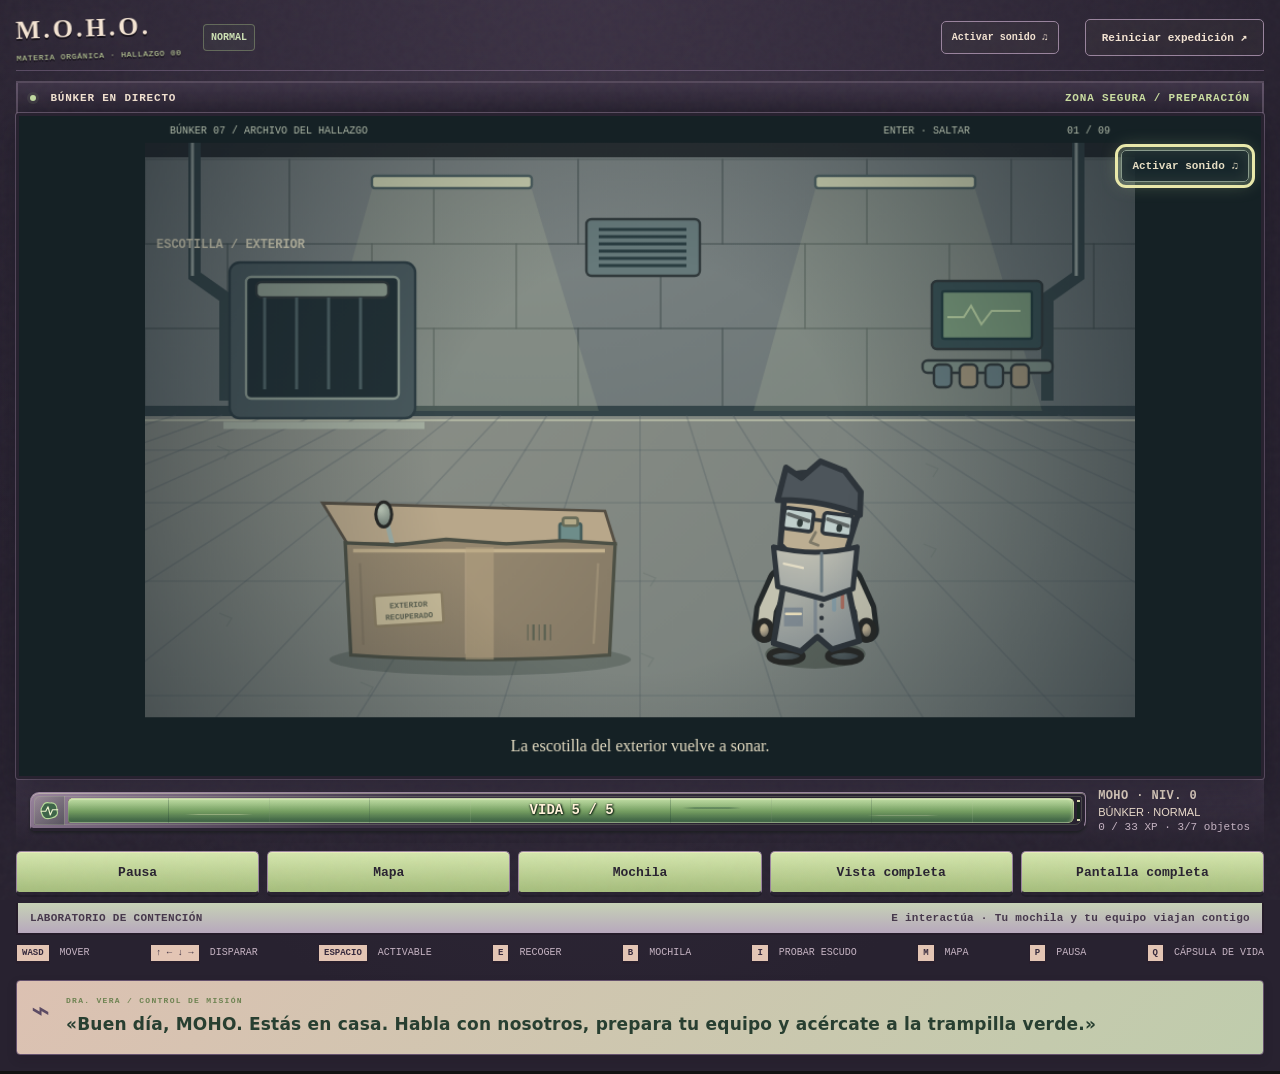
<file: index.html>
<!doctype html>
<html lang="es"><head><meta charset="utf-8"><meta name="viewport" content="width=device-width,initial-scale=1,viewport-fit=cover"><title>M.O.H.O. — Expedición 001</title><link rel="stylesheet" href="assets/63cf3d8c316d6a42fe213599.css"><meta name="moho-release" content="a4a25131f37135689820"></head>
<body><main><header><a class="brand" href="#">M.O.H.O.<small>MATERIA ORGÁNICA · HALLAZGO 00</small></a><span id="difficulty-badge" class="difficulty-badge">NORMAL</span><div class="header-note"><i></i> BÚNKER 07 · TRANSMISIÓN ACTIVA</div><button id="sound-master" class="quiet" aria-label="Activar o silenciar audio">Activar sonido ♫</button><button id="new-run" class="quiet">Reiniciar expedición ↗</button></header>
<section class="brief"><div><div class="eyebrow">ARCHIVO DE CAMPO / SUJETO EXPERIMENTAL 01</div><h1>El mundo terminó.<br><em>Tú recién empezás.</em></h1></div><p>Una masa de arcilla viviente. Un pulso imposible.<br>Y un equipo de científicos que necesita saber<br>qué sigue vivo en el ala sellada.</p><div class="stamp">NO ABRIR<br>DESDE ADENTRO<span>ALA CLAUSURADA / TUTORIAL</span></div></section>
<div class="workspace">
<section class="stage"><div class="stage-header"><span><i class="signal"></i> <span id="feed-label">BÚNKER EN DIRECTO</span></span><span id="zone-tag">TUTORIAL / NIVEL A</span></div><div class="viewport"><section id="inventory-screen" hidden role="dialog" aria-modal="true" aria-label="Mochila y equipo de MOHO"><aside class="left"><div class="inventory-heading"><span class="eyebrow">EQUIPO DE EXPLORACIÓN</span><h2>Mochila de MOHO</h2><p>Prepara tu próxima aventura.</p><button class="touch-back" id="touch-back">Cerrar ×</button></div><div class="panel-title">01 / EL SUJETO <span>VIVO</span></div><div class="subject"><div class="clay-icon">•‿•</div><div><h2>MOHO</h2><p>Prototipo maleable</p></div></div><label>INTEGRIDAD</label><div id="health"></div><div class="xp-head"><label>CRECIMIENTO</label><b id="level">NIV. 1</b></div><div class="xp-track"><div id="xp-bar"></div></div><small id="xp-text"></small><div class="attributes" id="attributes"></div><div class="panel-title section-space">02 / EQUIPO <span id="equipment-slot-count">4 RANURAS</span></div><div id="equipment"></div><div class="panel-title section-space">03 / INVENTARIO <span id="capacity"></span></div><p class="help" id="inventory-help">Mochila de 6 espacios. El equipo puesto se guarda por separado.</p><div id="loadout" hidden><b id="loadout-count"></b><button id="prepare-exit">Entrar al tutorial →</button></div><button id="inventory-sort" class="quiet">Ordenar por tipo ↕</button><div id="inventory"></div><p id="bag-message" aria-live="polite"></p></aside></section><div id="boss-hud" hidden><div class="boss-hud-head"><b id="boss-hud-name"></b><span id="boss-hud-health"></span></div><div class="boss-hud-track"><i id="boss-hud-fill"></i></div><small id="boss-hud-phase"></small></div><div id="encounter-countdown" hidden></div><div id="game-toast" role="status" hidden></div><div id="boss-death-caption" hidden></div><canvas id="game" width="960" height="640" aria-label="Expedición de MOHO; moverse con WASD y disparar con flechas"></canvas><div id="overlay" class="overlay"></div></div><div class="mobile-hud"><span id="touch-health"></span><div class="hud-meta"><b id="hud-player-level">MOHO · NIV. 1</b><span id="touch-level"></span><small id="hud-xp"></small><span id="shield-heart-status" role="status" hidden>♡ ESCUDO · 1 GOLPE</span></div></div><nav class="touch-toolbar" aria-label="Acciones táctiles"><button id="touch-pause">Pausa</button><button id="touch-map">Mapa</button><button id="touch-equipment" aria-controls="inventory-screen" aria-expanded="false">Mochila</button><button id="view-toggle">Vista completa</button><button id="touch-fullscreen">Pantalla completa</button></nav><div class="touch-controls" aria-label="Controles táctiles"><div class="touch-stick" id="touch-move" role="group" aria-label="Palanca para moverse"><span class="stick-knob"></span><b>MOVER</b></div><div class="touch-actions"><button id="touch-dash" aria-label="Usar activable">Esquivar</button><button id="touch-interact" aria-label="Interactuar o recoger">Usar / recoger</button></div><div class="touch-stick" id="touch-aim" role="group" aria-label="Palanca para apuntar y disparar"><span class="stick-knob"></span><b>DISPARAR</b></div></div><p class="touch-tip">Izquierda: mover · Derecha: apunta en 8 direcciones y mantén para disparar. Doble toque en MOVER: esquiva / activable. También tienes el botón central.</p><div class="stage-footer"><span id="room-label">EL UMBRAL</span><span id="hint">Conectando con el sujeto…</span></div><div class="controls"><span><kbd>WASD</kbd> MOVER</span><span><kbd>↑ ← ↓ →</kbd> DISPARAR</span><span><kbd>ESPACIO</kbd> ACTIVABLE</span><span><kbd>E</kbd> RECOGER</span><span><kbd>B</kbd> MOCHILA</span><span><kbd>I</kbd> PROBAR ESCUDO</span><span><kbd>M</kbd> MAPA</span><span><kbd>P</kbd> PAUSA</span></div><div class="radio"><div class="radio-mark">⌁</div><div><label>DRA. VERA / CONTROL DE MISIÓN</label><p id="radio-text">«No sabemos si nos entiendes. Si puedes oírme… movete.»</p></div></div></section>
<aside class="right"><div class="panel-title">04 / CARTOGRAFÍA</div><div class="map-heading"><h2 id="zone-name">Plano local</h2><span id="zone-number">01—03</span></div><canvas id="worldmap" width="210" height="150" aria-label="Mapa de campaña: búnker y tres zonas, cada una con niveles A B C"></canvas><p id="objective" class="objective">BU → A → B → C → BU</p><div class="panel-title local-map-title">PLANO DEL NIVEL</div><canvas id="minimap" width="210" height="158" aria-label="Mapa de habitaciones"></canvas><div class="map-key"><span>● SUJETO</span><span>✦ ALMACÉN</span><span>☠ JEFE</span></div><div class="panel-title section-space">TUTORIAL / NIVELES</div><ol id="zone-list"></ol><div class="route locked"><span class="route-number">01</span><div><b>Ciudad en ruinas</b><small>SELLADA · PRÓXIMAMENTE</small></div><span class="route-arrow">↗</span></div><div class="route locked"><span class="route-number">02</span><div><b>Fractura temporal</b><small>SEÑAL DESCONOCIDA · BLOQUEADO</small></div><span>⊘</span></div><div class="route locked"><span class="route-number">03</span><div><b>Santuario del velo</b><small>SEÑAL DESCONOCIDA · BLOQUEADO</small></div><span>⊘</span></div><div class="field-note"><label>NOTA DEL LABORATORIO #017</label><p>«La muestra no imita la vida.<br>La muestra <em>quiere</em> vivir.»</p><small>— VERA, 03:41 A. M.</small></div></aside></div><footer><span>BÚNKER 07 / PROGRAMA M.O.H.O.</span><span>PROTOTIPO 0.12 · TUTORIAL / A—B—C</span><span>NO TE OLVIDES DE VOLVER.</span></footer></main><script src="assets/a6326759822b501b366a1d87.js"></script><script src="assets/ef3f93022673e65cdc32f5d4.js"></script></body></html>
</file>
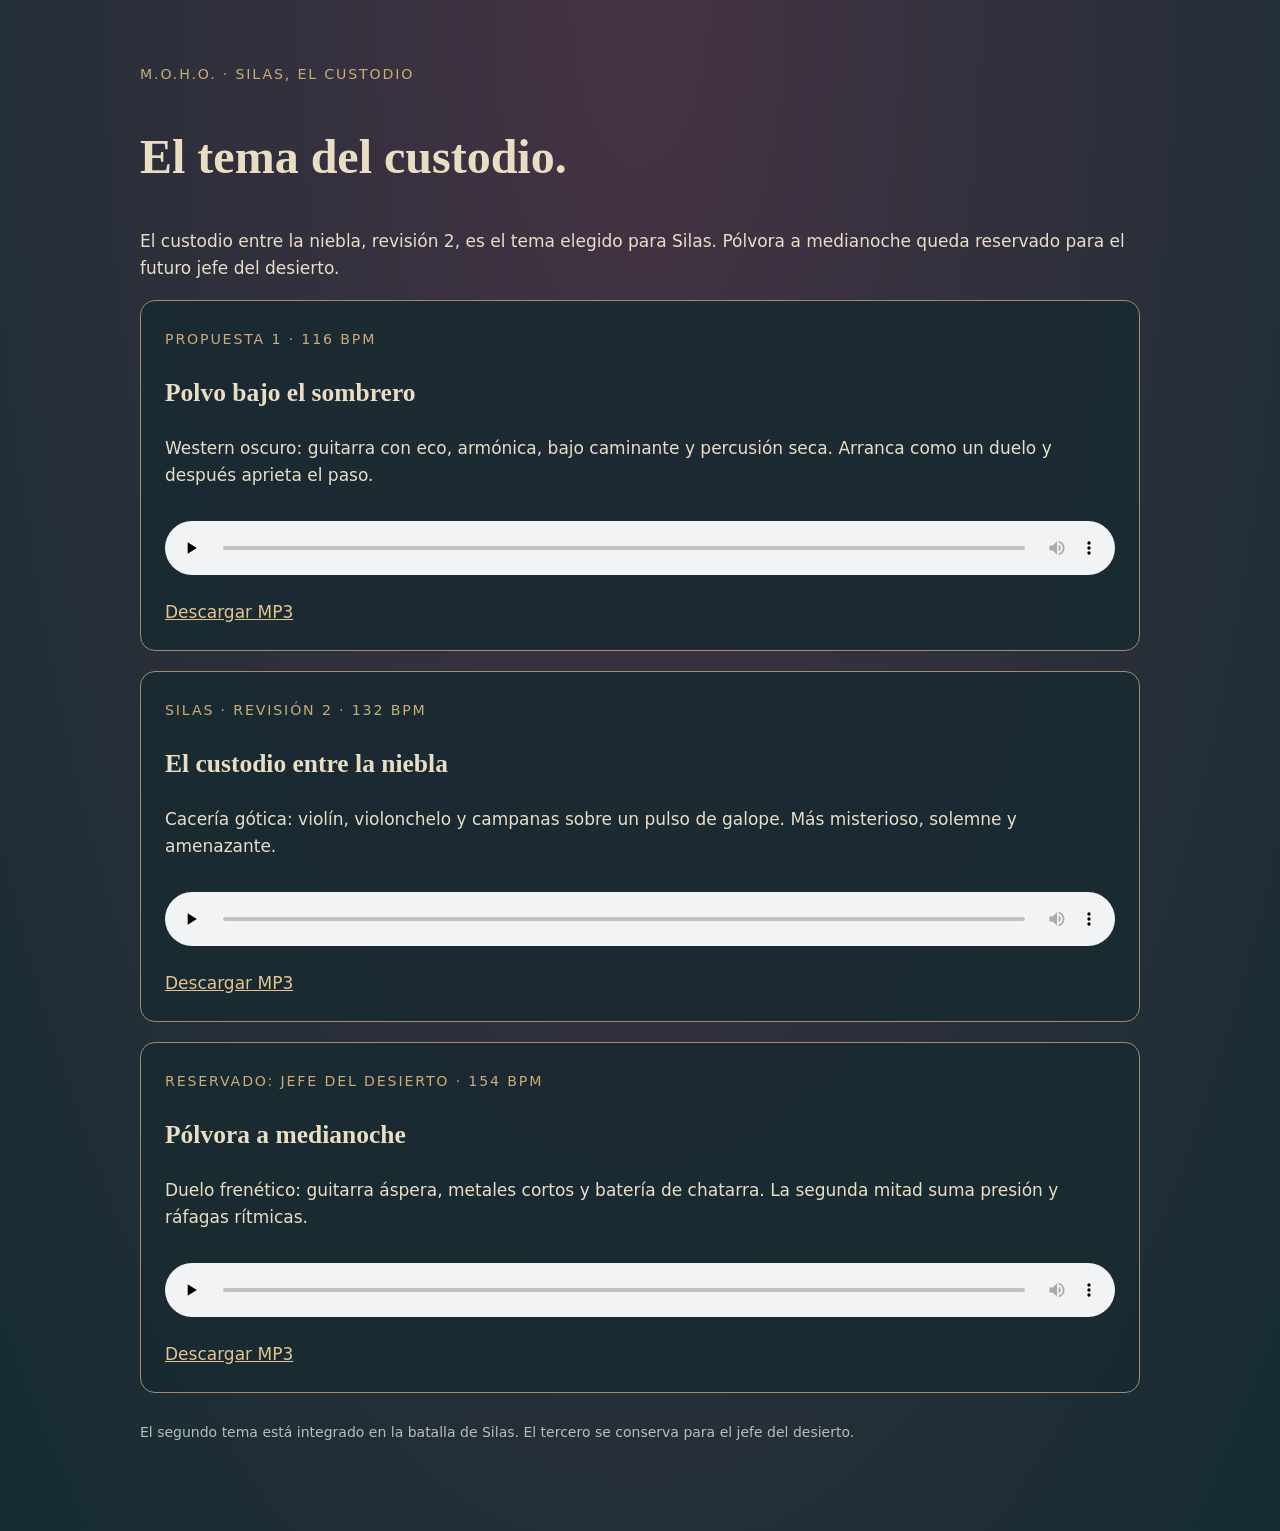
<file: musica-silas.html>
<!doctype html><html lang="es"><meta charset="utf-8"><meta name="viewport" content="width=device-width,initial-scale=1"><title>Tres temas para Silas · M.O.H.O.</title><style>body{margin:0;padding:clamp(18px,5vw,60px);background:radial-gradient(ellipse at top,#463344,#152c32);color:#e9dec4;font:17px/1.6 system-ui;min-height:100vh}main{max-width:1000px;margin:auto}h1,h2{font-family:Georgia}h1{font-size:clamp(30px,5vw,48px)}section{display:grid;gap:20px}article{padding:24px;background:#182a31d9;border:1px solid #a28c6c;border-radius:15px}small{letter-spacing:.13em;color:#c9ac77}audio{width:100%;margin:15px 0}a{color:#e2c58e}footer{margin:28px 0;font-size:14px;color:#b4c0b7}</style><main><small>M.O.H.O. · SILAS, EL CUSTODIO</small><h1>El tema del custodio.</h1><p>El custodio entre la niebla, revisión 2, es el tema elegido para Silas. Pólvora a medianoche queda reservado para el futuro jefe del desierto.</p><section><article><small>PROPUESTA 1 · 116 BPM</small><h2>Polvo bajo el sombrero</h2><p>Western oscuro: guitarra con eco, armónica, bajo caminante y percusión seca. Arranca como un duelo y después aprieta el paso.</p><audio controls preload="none" src="propuestas/silas/831d6c74a2c6ff1226fe27a8.mp3"></audio><a href="propuestas/silas/831d6c74a2c6ff1226fe27a8.mp3" download>Descargar MP3</a></article><article><small>SILAS · REVISIÓN 2 · 132 BPM</small><h2>El custodio entre la niebla</h2><p>Cacería gótica: violín, violonchelo y campanas sobre un pulso de galope. Más misterioso, solemne y amenazante.</p><audio controls preload="none" src="propuestas/silas/6f731374b2ba0987d6945954.mp3"></audio><a href="propuestas/silas/6f731374b2ba0987d6945954.mp3" download>Descargar MP3</a></article><article><small>RESERVADO: JEFE DEL DESIERTO · 154 BPM</small><h2>Pólvora a medianoche</h2><p>Duelo frenético: guitarra áspera, metales cortos y batería de chatarra. La segunda mitad suma presión y ráfagas rítmicas.</p><audio controls preload="none" src="propuestas/silas/f4c7bd0fe3ec4217db707063.mp3"></audio><a href="propuestas/silas/f4c7bd0fe3ec4217db707063.mp3" download>Descargar MP3</a></article></section><footer>El segundo tema está integrado en la batalla de Silas. El tercero se conserva para el jefe del desierto.</footer></main><script>for(const a of document.querySelectorAll("audio"))a.addEventListener("play",()=>{for(const b of document.querySelectorAll("audio"))if(b!==a)b.pause()})</script></html>
</file>
<file: assets/63cf3d8c316d6a42fe213599.css>
:root{color-scheme:dark;--bg:#1e211e;--panel:#252823;--line:#44483c;--text:#e8e4ce;--dim:#9c9f8c;--acid:#c5d77e;--red:#d98d72}*{box-sizing:border-box}body{margin:0;background:var(--bg);color:var(--text);font:13px Arial,sans-serif}body:before{content:'';position:fixed;inset:0;pointer-events:none;opacity:.07;background-image:url("data:image/svg+xml,%3Csvg viewBox='0 0 160 160' xmlns='http://www.w3.org/2000/svg'%3E%3Cfilter id='n'%3E%3CfeTurbulence type='fractalNoise' baseFrequency='.8' numOctaves='3' stitchTiles='stitch'/%3E%3C/filter%3E%3Cpath fill='%23fff' filter='url(%23n)' opacity='.6' d='M0 0h160v160H0z'/%3E%3C/svg%3E")}main{max-width:1580px;margin:auto;padding:27px 34px}header{display:flex;align-items:center;justify-content:space-between;border-bottom:1px solid var(--line);padding-bottom:23px}.brand{font:bold 29px Georgia,serif;letter-spacing:2px;color:var(--acid);text-decoration:none}.brand small{display:block;font:8px monospace;color:var(--dim);letter-spacing:1.3px;margin-top:6px}.header-note{font:10px monospace;letter-spacing:1px;color:var(--dim)}i.signal,.header-note i{display:inline-block;background:var(--acid);width:6px;height:6px;border-radius:50%;margin-right:7px}button{font:11px monospace;cursor:pointer;background:var(--acid);color:#24291c;border:1px solid var(--acid);padding:11px 16px}button:hover{filter:brightness(1.15)}button:focus-visible{outline:2px solid #fff;outline-offset:3px}.quiet{background:transparent;color:var(--text);border-color:#60634e}.brief{display:flex;align-items:center;justify-content:space-between;padding:29px 0 31px;gap:25px}.eyebrow,label,.panel-title{font:9px monospace;letter-spacing:1.3px;color:var(--dim)}.eyebrow{color:var(--acid)}h1{font:38px/1.08 Georgia,serif;letter-spacing:-1px;margin:12px 0 0}h1 em{font-weight:normal;color:#a4ac8e}.brief>p{font-size:12px;line-height:1.9;color:var(--dim)}.stamp{transform:rotate(-7deg);border:2px solid #8d9172;color:#a5aa85;padding:10px 16px;font:bold 17px/1.05 monospace;text-align:center}.stamp span{display:block;font:7px monospace;margin-top:8px;letter-spacing:1px}.workspace{display:grid;grid-template-columns:192px minmax(0,1fr) 210px;gap:25px}.panel-title{padding-bottom:12px;border-bottom:1px solid var(--line);display:flex;justify-content:space-between;font-size:8px}.panel-title span{color:var(--acid);font-size:7px;letter-spacing:.3px}.subject{display:flex;gap:12px;align-items:center;margin:19px 0 22px}.clay-icon{background:#9eafa0;border:3px solid #151e18;border-radius:49% 46% 39% 42%;color:#1e2b22;padding:13px 8px;font:bold 22px monospace;box-shadow:inset 0 6px 0 #bbcab155;transform:rotate(-6deg)}h2{font:19px Georgia,serif;margin:0}.subject p{color:var(--dim);font-size:10px;margin:5px 0}#health{color:var(--red);font:22px monospace;letter-spacing:2px;margin:9px 0 20px}.xp-head{display:flex;justify-content:space-between;align-items:center}.xp-head b{font:10px monospace;color:var(--acid)}.xp-track{height:5px;background:#404638;margin:10px 0 6px}#xp-bar{height:100%;background:var(--acid);transition:width .3s}#xp-text{font:9px monospace;color:var(--dim)}.attributes{display:flex;justify-content:space-between;margin-top:19px;font:10px monospace;color:#bdc0a4}.section-space{margin-top:25px}.equip-slot{display:flex;align-items:center;gap:8px;background:#282d24;border:1px solid #48513a;padding:10px;margin-top:8px;font-size:10px;min-height:42px}.equip-slot b{display:block;margin-bottom:4px}.equip-slot small{color:var(--dim);font-size:9px}.item-icon{font:21px Georgia;color:var(--acid);min-width:25px}.help{font-size:10px;line-height:1.6;color:var(--dim)}.bag-item{border-bottom:1px solid var(--line);padding:10px 0}.bag-item>div{display:flex;gap:5px;align-items:center}.bag-item b{font-size:10px}.bag-item small{display:block;font-size:9px;color:var(--dim);margin:5px 0 7px}.bag-item button{font-size:8px;padding:5px 6px;margin-right:3px}.bag-item .drop{background:transparent;color:var(--dim);border-color:var(--line)}.empty-slot{height:34px;border:1px dashed #44493b;color:#777e66;font:9px monospace;display:flex;align-items:center;padding-left:9px;margin-top:6px}#bag-message{font-size:10px;line-height:1.5;color:var(--acid)}.stage-header,.stage-footer{display:flex;justify-content:space-between;gap:10px;padding:12px 14px;font:8px monospace;letter-spacing:1px;background:#292f25;border:1px solid var(--line)}.stage-header{border-bottom:0}.stage-footer{border-top:0;letter-spacing:.3px;color:var(--dim)}.stage-header>span:last-child{color:var(--acid)}.viewport{position:relative;border:1px solid #62634c;background:#141a13}#game{display:block;width:100%;aspect-ratio:3/2}.overlay{position:absolute;inset:0;background:#152018ed;display:flex;flex-direction:column;align-items:center;justify-content:center;text-align:center;padding:25px}.overlay[hidden]{display:none}.overlay .eyebrow{font-size:9px}.overlay h2{font:44px Georgia;color:var(--text);margin:17px 0}.overlay p{font-size:12px;line-height:1.8;color:#bcc4a9;max-width:370px;margin:0 0 18px}.overlay button{margin-top:12px}.overlay small{color:#9aa58b;font:9px monospace;margin-top:17px;line-height:1.6}.controls{display:flex;flex-wrap:wrap;justify-content:space-between;gap:12px;padding:16px 0;color:var(--dim);font:8px monospace}kbd{border:1px solid #5b634b;color:#d4d8bd;padding:3px 5px;font:9px monospace;margin-right:4px}.radio{border-top:1px solid var(--line);display:flex;gap:16px;padding-top:18px}.radio-mark{font:32px Georgia;color:var(--acid)}.radio label{color:var(--acid);font-size:8px}.radio p{font:italic 13px/1.6 Georgia;color:#c2c6ad;margin:6px 0}.map-heading{display:flex;align-items:center;justify-content:space-between;margin:19px 0 8px}.map-heading span{font:10px monospace;color:var(--acid)}#minimap{width:100%;display:block;background:#191e18;border:1px solid var(--line)}.map-key{display:flex;justify-content:space-between;font:7px monospace;color:var(--dim);margin-top:10px}#zone-list{list-style:none;padding:0;margin:15px 0 24px}#zone-list li{font:11px Georgia;color:#7f8975;padding:8px 0}#zone-list li.active{color:var(--acid)}#zone-list li span{font:9px monospace;margin-right:12px}.route{display:flex;align-items:center;gap:10px;padding:15px 0;border-top:1px solid var(--line)}.route-number{font:22px Georgia;color:var(--acid)}.route b{font:12px Georgia}.route small{display:block;font:6px monospace;letter-spacing:.5px;margin-top:6px;color:var(--dim)}.route-arrow{margin-left:auto;color:var(--acid)}.locked{opacity:.45}.field-note{border:1px solid #555e43;margin-top:25px;padding:15px 13px;background:#303627;transform:rotate(1deg)}.field-note label{font-size:7px;color:var(--acid)}.field-note p{font:italic 17px/1.5 Georgia}.field-note small{font:7px monospace;color:var(--dim)}footer{display:flex;justify-content:space-between;border-top:1px solid var(--line);padding-top:17px;margin-top:32px;font:8px monospace;letter-spacing:1px;color:#848c76}@media(min-width:1450px){h1{font-size:46px}.workspace{gap:30px;grid-template-columns:210px minmax(0,1fr) 230px}}@media(max-width:1100px){.workspace{grid-template-columns:170px minmax(0,1fr)}.right{grid-column:1/-1;display:grid;grid-template-columns:210px 1fr 1fr;gap:15px}.right>.panel-title,.map-heading,.map-key,.field-note,#zone-list{display:none}.route{border:1px solid var(--line);padding:12px}.brief .stamp{display:none}.header-note{display:none}}@media(max-width:650px){main{padding:15px}.brief>p{display:none}h1{font-size:31px}.workspace{display:flex;flex-direction:column}.stage{order:-1}.left{display:grid;grid-template-columns:1fr 1fr;gap:10px}.left>*{margin:0}#inventory,#equipment,.attributes,#bag-message{grid-column:1/-1}.right{display:none}.overlay h2{font-size:29px}.overlay p{font-size:10px;margin-bottom:8px}.overlay{padding:12px}.overlay small{display:none}.controls{font-size:7px}footer span:last-child{display:none}.stage-footer{font-size:7px}}

#loadout{padding:12px;background:#364431;border:1px solid #6c8054;margin:12px 0}#loadout[hidden]{display:none}#loadout b{display:block;font:10px monospace;color:var(--acid);margin-bottom:10px}#loadout button{width:100%;font-size:9px}.bag-item .chosen{background:#e0eabd;box-shadow:0 0 0 1px #ddeba1}#inventory{max-height:560px;overflow:auto;padding-right:4px;scrollbar-color:#67764f #242d22}.help{min-height:32px}

#worldmap{display:block;width:100%;border:1px solid var(--line);margin-top:8px}.objective{font:8px/1.7 monospace;color:var(--acid);margin:9px 0 18px}.local-map-title{margin-bottom:9px}.map-key{font-size:6px}.right .field-note{margin-top:18px}.stage-footer span:first-child{max-width:45%}.route small{line-height:1.6}
.map-heading{gap:10px}.map-heading h2{font-size:17px}.map-heading #zone-number{white-space:nowrap;flex-shrink:0;font-size:9px}
/* An inked field journal: worn paper, blunt stamps and restrained sickly colors. */
:root{--bg:#262521;--panel:#302f28;--line:#615e4c;--text:#e9dfc5;--dim:#b3aa91;--acid:#ced99c;--red:#d9987f}body{background:radial-gradient(ellipse at 48% 0,#39392c 0,#262521 65%);font-family:'Trebuchet MS',Arial,sans-serif}body:before{opacity:.1}.brand{color:#e4ddad;font:bold 35px/1 Georgia,serif;letter-spacing:3px;text-shadow:2px 3px 0 #171b16;transform:rotate(-2deg)}.brand small{font:8px monospace;letter-spacing:1.2px;color:#b9b499;margin-top:10px}header{border-bottom:2px solid #69664e}h1{font-weight:bold;letter-spacing:-1.5px;text-shadow:1px 2px 0 #161b15}h1 em{color:#b4bc99;font-weight:normal}.eyebrow{letter-spacing:1.6px}.stamp{color:#bfae82;border:3px double #b4a47a;box-shadow:inset 0 0 0 2px #332f24;letter-spacing:1px;transform:rotate(-8deg)}.panel-title{border-bottom:2px solid #716b53;color:#d4c6a5;font-weight:bold;font-size:9px;letter-spacing:.8px}.panel-title span{font-size:8px}.subject h2{font-weight:bold;font-size:23px}.clay-icon{background:#b4c997;border:3px solid #28271e;box-shadow:inset 0 6px 0 #f2efb766,2px 3px 0 #171c1755}.attributes{padding:10px 0;border-top:1px dashed #635f49;border-bottom:1px dashed #635f49;color:#d7d3b4}.stage-header,.stage-footer{background:#d2c6a5;color:#3a402d;border:2px solid #25271f;font-weight:bold;font-size:9px}.stage-header{border-bottom:0}.stage-footer{border-top:0}.stage-header>span:last-child{color:#4f633d}.viewport{border:3px solid #23251d;box-shadow:0 6px 0 #171d1855,0 0 0 1px #7c765e;overflow:hidden}.stage-header i.signal{background:#657d45;box-shadow:0 0 0 2px #a0ad7a}.controls{padding:18px 0;font-size:8px;gap:10px}kbd{background:#e0d5b7;color:#393c2b;border:1px solid #252b21;border-bottom-width:3px;font-weight:bold}.equip-slot{background:#ccc3a2;color:#333a2b;border:2px solid #303729;border-radius:2px 5px 3px 2px;box-shadow:2px 3px 0 #171d1844}.equip-slot:nth-child(2){transform:rotate(-.5deg)}.equip-slot small{color:#5f664c}.equip-slot .item-icon{color:#4e663e}.bag-item{border-color:#68654e}.bag-item b{font-size:11px}.bag-item small{font-size:10px;line-height:1.5}button{background:#d2db9e;border:2px solid #262d20;border-radius:2px 4px 2px 3px;box-shadow:1px 2px 0 #151c1544;color:#303c28;font-weight:bold}.quiet{background:transparent;border:1px solid #8e8c6c;color:#d6d7b5;box-shadow:none}.bag-item button{font-size:8px}.bag-item .drop{border:1px solid #8a8266}.bag-item .chosen{background:#e5e7af;box-shadow:0 0 0 1px #d2d99b}#loadout{background:#3c4431;border:2px solid #849265;border-radius:2px 5px 2px 3px}#loadout b{color:#e5e9ba}.empty-slot{border-color:#68664d;background:#2f322619;color:#92987b}.radio{border-top:2px solid #6e6a52;background:#d1c5a1;padding:15px 18px;color:#3d422e;box-shadow:2px 3px 0 #171d1844;transform:rotate(-.35deg)}.radio label{color:#5b6943;font-weight:bold}.radio-mark{color:#586443}.radio p{color:#3d422f;font-size:14px}.field-note{background:#d1c5a1;color:#343f2c;border:2px solid #282e23;box-shadow:3px 4px 0 #141c1744;position:relative}.field-note:before{content:'';position:absolute;top:-9px;left:calc(50% - 20px);height:17px;width:40px;background:#bdb08c99;transform:rotate(-4deg)}.field-note label{color:#51623f;font-weight:bold}.field-note small{color:#657152}.field-note p{font-size:17px}.route{border-top:1px dashed #6c6b52}.route-number{font-weight:bold;color:#d6dba5}.route b{font-size:14px}.route small{font-size:7px}.map-heading h2{font-weight:bold}.objective{font-size:9px}#zone-list li{font-family:'Trebuchet MS',sans-serif;font-size:11px;line-height:1.5;color:#a3a88e}#zone-list li.active{color:#dce4b5}.overlay{background:#272b22f2}.overlay h2{font-weight:bold;color:#e5dabb}.overlay p{color:#ceccb2;font-size:13px}.overlay small{color:#a5b08f}#health{text-shadow:1px 2px 0 #262419}footer{border-top:2px solid #625f4a;color:#aaa58d}.map-key{font-size:7px}
@media(max-width:650px){.brand{font-size:27px}h1{font-size:31px}.overlay h2{font-size:29px}.overlay p{font-size:10px}.radio p{font-size:12px}.stage-header,.stage-footer{font-size:7px}.controls{font-size:7px}}

.pause-actions{display:flex;flex-direction:column;gap:8px;width:min(290px,90%)}button:disabled{opacity:.4;cursor:default}.audio-controls{display:flex;flex-wrap:wrap;align-items:center;justify-content:center;gap:9px;margin-top:16px;max-width:410px}.audio-controls label{font-size:9px}.audio-controls button{font-size:9px;padding:7px 10px}.audio-controls input{width:105px;accent-color:#c8d79b}.overlay:has(.pause-actions) h2{margin:10px 0 16px;font-size:35px}.overlay:has(.pause-actions) small{max-width:390px;font-size:9px}#sound-master{font-size:10px;padding:10px;margin-left:auto;margin-right:14px}@media(max-width:650px){#sound-master{font-size:8px;padding:7px;margin-right:6px}.audio-controls{margin-top:9px;gap:5px}.overlay:has(.pause-actions) h2{font-size:24px;margin:5px}.pause-actions{gap:5px}.pause-actions button{padding:7px}.overlay:has(.pause-actions) small{display:block;font-size:7px;margin-top:7px}}

.level-test-controls{display:flex;flex-wrap:wrap;align-items:center;justify-content:center;gap:8px;max-width:410px;margin-top:14px}.level-test-controls label{width:100%;text-align:center}.level-test-controls select{max-width:240px;background:#303729;color:#e8e4ce;border:1px solid #8b9870;padding:8px;font:10px monospace}.level-test-controls button{font-size:10px;padding:8px}.overlay:has(.pause-actions){overflow-y:auto}@media(max-width:650px){.level-test-controls{margin-top:7px;gap:5px}.level-test-controls select{padding:5px;font-size:8px}.level-test-controls button{padding:6px;font-size:8px}}
/* Two independent pointers allow movement and aiming at the same time. */
.mobile-hud,.touch-toolbar,.touch-controls,.touch-tip,.touch-back{display:none}.touch-stick,.touch-actions button{touch-action:none;user-select:none;-webkit-user-select:none;-webkit-touch-callout:none}#game{touch-action:none}
@media(pointer:coarse),(max-width:760px){
main{padding:max(8px,env(safe-area-inset-top)) max(8px,env(safe-area-inset-right)) max(12px,env(safe-area-inset-bottom)) max(8px,env(safe-area-inset-left))}header{gap:8px;padding-bottom:9px;flex-wrap:wrap}.brand{font-size:23px}.brand small{font-size:6px}.header-note,.brief,.stamp{display:none}#new-run{font-size:8px;padding:9px}#sound-master{margin:0 0 0 auto}.workspace{display:flex;flex-direction:column;gap:18px;margin-top:9px}.stage{order:-1;width:100%;min-width:0}.left,.right{display:block!important;width:100%;min-width:0}.left{scroll-margin-top:8px}.right{max-width:none}.left #inventory{display:grid;grid-template-columns:repeat(2,minmax(0,1fr));gap:8px}.bag-item{min-width:0}.bag-item button{min-height:42px;padding:8px;font-size:10px;margin-bottom:5px}.equip-slot{min-height:48px}.empty-slot{height:38px}#worldmap,#minimap{max-width:300px;margin:auto}.controls{display:none}.mobile-hud{display:flex;justify-content:space-between;padding:7px 10px;background:#292f25;color:#dce5b4;font:bold 11px monospace}.touch-toolbar{display:flex;gap:5px;padding:6px 0;flex-wrap:wrap}.touch-toolbar button{flex:1;min-height:42px;padding:8px 5px;font-size:10px}.touch-controls{display:flex;align-items:center;justify-content:space-between;gap:8px;padding:6px 12px 8px;background:#232b21;border:1px solid #505d41}.touch-stick{position:relative;flex:0 0 108px;height:108px;border-radius:50%;border:2px solid #76845e;background:radial-gradient(circle,#64735355 0 30%,#303c2d 32% 60%,#43543a 62%);box-shadow:inset 0 0 18px #101c1488}.stick-knob{position:absolute;left:50%;top:50%;width:43px;height:43px;border-radius:50%;background:#bbcda0;border:3px solid #243222;transform:translate(-50%,-50%);box-shadow:0 3px 0 #111a1244;pointer-events:none}.touch-stick b{position:absolute;bottom:5px;left:0;width:100%;text-align:center;font:8px monospace;color:#e0e8bf;pointer-events:none}.touch-actions{display:flex;flex-direction:column;gap:9px}.touch-actions button{min-width:90px;min-height:46px;padding:9px 5px;font-size:10px;border-radius:8px}.touch-tip{display:block;color:#b2b99e;font:10px/1.5 monospace;margin:7px 0}.stage-footer{padding:7px;flex-wrap:wrap;font-size:8px}.stage-footer #hint{line-height:1.5}.radio{padding-top:9px;gap:9px}.radio p{font-size:12px}.overlay{padding:12px;overflow:auto;justify-content:flex-start}.overlay button{min-height:42px;margin-top:6px}.overlay h2{font-size:25px;margin:8px}.overlay p{font-size:11px;margin:7px 0}.overlay small{font-size:9px;margin-top:7px}.overlay .eyebrow{font-size:8px}.overlay:has(.pause-actions) h2{font-size:24px}.pause-actions{gap:4px;flex-shrink:0}.level-test-controls,.audio-controls{flex-shrink:0;margin-top:9px}.level-test-controls select{min-height:42px}.audio-controls input{height:35px}.touch-back{display:block;position:sticky;top:8px;z-index:4;margin-bottom:12px;min-height:44px;width:100%}.field-note{transform:none}footer{flex-wrap:wrap;gap:8px}body:fullscreen main{max-width:none}
}
@media(max-width:370px){.touch-stick{flex-basis:92px;height:92px}.touch-controls{padding:6px}.touch-actions button{min-width:80px;font-size:9px}.touch-toolbar button{font-size:9px}.brand small{display:none}}
@media(pointer:coarse) and (orientation:landscape){header{display:none}.workspace{margin-top:0}.stage-header{padding:5px 9px}.viewport #game{width:min(100%,calc((100svh - 108px)*1.5));margin:auto}.touch-controls{position:fixed;inset:auto 0 8px 0;height:125px;pointer-events:none;background:none;border:none;z-index:3;padding:0 12px}.touch-controls>*{pointer-events:auto}.touch-actions{position:absolute;right:135px;bottom:0;flex-direction:row;gap:5px}.touch-actions button{min-width:66px;min-height:42px;padding:5px;font-size:9px;opacity:.9}.touch-stick{opacity:.8;flex-basis:104px;height:104px}.touch-toolbar{padding:4px 118px;gap:4px}.touch-toolbar button{min-height:36px}.mobile-hud{padding:4px 120px;font-size:10px}.touch-tip,.radio,.stage-footer{display:none}.left,.right{margin-top:20px}.overlay{z-index:5}.stage:has(.overlay:not([hidden])) .touch-controls{visibility:hidden}}
@media(pointer:coarse),(max-width:760px){#sound-master{flex:0 0 108px;width:108px;min-height:40px;font-size:9px;padding:6px;white-space:nowrap}}
@media(pointer:coarse) and (orientation:landscape){.touch-actions{left:18px;right:auto;bottom:130px;flex-direction:column}.touch-actions button{width:100px}.touch-stick{flex-shrink:0}}

.difficulty-badge{font:bold 10px monospace;color:#d9dcae;border:1px solid #78845d;padding:7px;margin:0 10px}.difficulty-controls{display:flex;flex-wrap:wrap;justify-content:center;align-items:center;gap:8px;max-width:410px;margin-top:13px;flex-shrink:0}.difficulty-controls label{width:100%}.difficulty-controls select{background:#303729;color:#e8e4ce;border:1px solid #8b9870;padding:8px;font:11px monospace}.difficulty-controls button{font-size:10px;padding:8px}.difficulty-controls small{width:100%;margin-top:0!important;line-height:1.5}@media(pointer:coarse),(max-width:760px){.difficulty-badge{display:none}.difficulty-controls select,.difficulty-controls button{min-height:42px}.difficulty-controls{gap:6px;margin-top:9px}}
@media(pointer:coarse),(max-width:760px){.touch-controls{display:grid;grid-template-columns:1fr 1fr;gap:10px;padding:10px 12px}.touch-actions{display:contents}#touch-move{grid-column:1;grid-row:2;justify-self:center;width:108px}#touch-aim{grid-column:2;grid-row:2;justify-self:center;width:108px}#touch-dash{grid-column:1;grid-row:1;width:100%;min-height:54px;font-size:12px;background:linear-gradient(to right,#c5d77e var(--charge,100%),#69764e var(--charge,100%));border:2px solid #dae8a5;box-shadow:0 3px 0 #152414}#touch-dash:before{content:'ACTIVABLE';display:block;font:bold 8px monospace;letter-spacing:1px;margin-bottom:4px}#touch-dash.recharging{color:#182512}#touch-interact{grid-column:2;grid-row:1;width:100%;min-height:54px}}@media(max-width:370px){#touch-move,#touch-aim{width:92px}}
@media(pointer:coarse) and (orientation:landscape){.touch-controls{display:flex;padding:0 12px}.touch-actions{display:flex;position:absolute;left:12px;right:auto;bottom:118px;flex-direction:column;width:108px;gap:8px}.touch-actions button,#touch-dash,#touch-interact{width:108px;min-height:48px;font-size:10px}#touch-move,#touch-aim{width:104px}.touch-stick{flex-basis:104px}}
.overlay.boss-intro{position:fixed;inset:0;z-index:30;justify-content:center;gap:8px;padding:max(16px,env(safe-area-inset-top)) 16px max(16px,env(safe-area-inset-bottom));background:radial-gradient(ellipse at center,#3b3030f5,#0f1712fa);overflow-y:auto;animation:boss-arrive .3s ease-out}.boss-intro .boss-portrait{display:block;width:min(88vw,620px);max-height:48svh;object-fit:contain;border:2px solid var(--boss-color);box-shadow:0 0 45px #0009;animation:boss-portrait-arrive .45s ease-out}.boss-intro h2{font:bold clamp(25px,5vw,45px) Georgia;color:#edddbe;letter-spacing:2px;margin:4px 0;text-shadow:3px 4px #151714}.boss-intro p{font:italic 15px Georgia;color:#d3c9b4;margin:3px 0 8px}.boss-intro .eyebrow{color:#d7c6a5}.boss-intro button{min-height:48px;min-width:200px;margin:0}.boss-intro small{margin-top:3px}@keyframes boss-arrive{from{opacity:0}to{opacity:1}}@keyframes boss-portrait-arrive{from{opacity:.4;transform:scale(.95)}to{opacity:1;transform:scale(1)}}@media(orientation:landscape) and (max-height:600px){.overlay.boss-intro{gap:3px;padding:8px}.boss-intro .boss-portrait{max-height:46svh;width:auto;max-width:80vw}.boss-intro h2{font-size:26px}.boss-intro p{font-size:11px;margin:0}.boss-intro small{font-size:8px}.boss-intro button{min-height:42px;padding:8px}}@media(prefers-reduced-motion:reduce){.boss-intro,.boss-intro .boss-portrait{animation:none}}
/* Refined laboratory journal: tarnished brass, soft paper, deep ink. */
:root{--bg:#202822;--panel:#2a3329;--line:#596451;--text:#eee5cf;--dim:#b1b7a0;--acid:#d2dfa3;--red:#dfa58e}body{background:radial-gradient(ellipse at 45% -10%,#455342 0,#242f28 46%,#1c241f 100%)}body:before{opacity:.045}.brand{color:#e9dfb5;text-shadow:0 2px 0 #101c14,0 0 24px #ccd6a517;letter-spacing:3px}header{border-bottom:1px solid #89907877}h1{color:#eadfbd;text-shadow:0 2px 0 #111f16}h1 em{color:#b7c6a2}.workspace{gap:22px}.left,.right{background:linear-gradient(135deg,#e0dfbe06,#101b1607);border-radius:7px}.panel-title{color:#d7d9b5;border-bottom:1px solid #87917677;padding-bottom:11px;letter-spacing:1px}.panel-title span{color:#b8cd91}.subject{padding:7px 0}.clay-icon{background:linear-gradient(140deg,#d2dda9,#8ca779);border-color:#233329;box-shadow:inset 0 3px 0 #edf0c65c,2px 4px 0 #10211655}.attributes{color:#d6dec0;border-color:#66775e77}.viewport{border:3px solid #1b2b21;box-shadow:0 12px 30px #0e191c66,0 0 0 1px #a4a78466;border-radius:3px}.stage-header{background:linear-gradient(#364839,#2a3c2e);color:#d7ddbd;border-color:#1b2b21;letter-spacing:.8px}.stage-header>span:last-child{color:#c6d99b}.stage-header i.signal{background:#bdd49b;box-shadow:0 0 0 3px #b4cb8b18}.stage-footer{background:linear-gradient(#c6ccb0,#b5bda0);color:#344a36;border-color:#1b2b21}.equip-slot{background:linear-gradient(135deg,#e1dcc0,#bbbfa0);border-color:#324837;border-radius:5px;box-shadow:0 3px 0 #12231955,inset 0 1px 0 #fff3cc99;padding:11px;transform:none!important}.equip-slot .item-icon{background:#657b5633;width:34px;height:34px;display:flex;align-items:center;justify-content:center;border-radius:8px;border:1px solid #76896577;font-size:23px}.equip-slot small{color:#5d704f;line-height:1.5}.equip-slot b{color:#293e2d;line-height:1.35}.bag-item{border-bottom:1px solid #687b5a66;padding:12px 0}.bag-item small{color:#b6c1a8}.bag-item .item-icon{color:#dbd4a8}button{background:linear-gradient(#d9e4af,#b3c48b);border:1px solid #6d825c;border-bottom:3px solid #576f49;color:#2c422e;border-radius:5px;box-shadow:0 2px 0 #0c20184d,inset 0 1px 0 #f0efc77a;transition:filter .12s,transform .12s}button:active{transform:translateY(1px);box-shadow:none}.quiet{background:#d9dec408;border:1px solid #9eac8777;color:#d5dfbd}.bag-item .drop{color:#c2c9b2;border-color:#718264;background:#9cae7d0c}.empty-slot{background:#0e251b11;border-color:#62785966;border-radius:3px;color:#7f9879}#loadout{background:linear-gradient(135deg,#40593c,#2b422f);border:1px solid #91a678;border-radius:5px;box-shadow:inset 0 1px 0 #a6b98b33}.radio{background:linear-gradient(130deg,#d9d4b5,#bdc6a6);border:1px solid #536a4e;border-radius:4px;transform:none;box-shadow:0 4px 10px #10251a33}.radio label{color:#60794f}.radio p{color:#354e37}.field-note{background:linear-gradient(135deg,#dcd7b8,#bfc6a7);border:1px solid #647651;border-radius:3px;box-shadow:2px 4px 0 #10221944}.field-note label{color:#617b4e}.field-note p{color:#354834}.route{border-color:#6b7b5b77}.route-number{color:#d6dfaf}#worldmap,#minimap{border-color:#71815e;border-radius:4px}.overlay{background:#203327f5}.overlay h2{color:#e3dfb7}.overlay p{color:#c5d0b3}.difficulty-badge{background:#bed09a0b;border-color:#8ba47577;border-radius:4px}.pause-actions button{min-height:42px}.boss-intro .boss-portrait{border-radius:4px;box-shadow:0 10px 55px #050f0a99}.touch-stick{box-shadow:inset 0 2px 12px #101e1a99,0 2px 0 #a9be8233!important;border-color:#849f71!important;background:radial-gradient(circle,#6b875966 0 31%,#273f2d 33% 61%,#4c6844 63%)!important}.stick-knob{background:radial-gradient(circle at 35% 27%,#e3e6bd,#a7be8c 70%,#78996e);border-color:#2d4933;box-shadow:0 4px 6px #0c241b88,inset 0 1px 0 #f2f2d899}#touch-dash{border-color:#c7d7a1;box-shadow:0 3px 0 #0a211a,inset 0 1px 0 #edf1c777}.touch-controls{background:#203629;border-color:#506c49;border-radius:6px}.mobile-hud{background:#2e4431;color:#d8e3b6}.touch-tip{color:#acbda0}footer{border-color:#697a5877;color:#9eaf91}@media(pointer:coarse),(max-width:760px){.workspace{gap:18px}.touch-actions button{border-radius:8px}.left,.right{padding:0 3px}.radio{padding:11px 13px}}@media(pointer:coarse) and (orientation:landscape){.touch-controls{background:none;border:none}.left,.right{padding:0}.touch-stick{opacity:.92}}
.item-icon svg{display:block;width:27px;height:27px;flex-shrink:0}.bag-item>.item-icon,.bag-item>div>.item-icon{display:inline-flex;align-items:center;justify-content:center;min-width:30px}.equip-slot .item-icon svg{width:28px;height:28px}@media(prefers-reduced-motion:reduce){button{transition:none}}

/* A sealed biological sample: continuous fluid, glass, calibration marks and readable values. */
#health,#touch-health{--health-light:#b5d99a;--health-mid:#759e62;--health-dark:#3f6549;position:relative;display:flex;align-items:center;isolation:isolate;overflow:hidden;border:1px solid #899782;border-bottom:3px solid #141f1a;border-radius:9px 5px 10px 5px;background:linear-gradient(160deg,#7a8468,#384d3b 34%,#202e25 70%,#60735a);box-shadow:0 2px 3px #0a180d77,inset 0 1px 0 #e0dec178;letter-spacing:0;text-shadow:0 1px 2px #07160d,1px 0 2px #07160d;font:bold 12px monospace;font-variant-numeric:tabular-nums;color:#f5f3d8;height:43px;padding:0;text-align:center;min-width:0}
#health{margin:8px 0 16px;width:100%}#health:before,#touch-health:before{content:'';position:absolute;inset:3px;border:1px solid #b9cba138;border-radius:6px 2px 7px 2px;pointer-events:none;z-index:5}#health:after,#touch-health:after{content:'';position:absolute;right:5px;top:7px;bottom:7px;width:3px;border-top:2px solid #d8d7ad;border-bottom:2px solid #d8d7ad;background:#17281e;z-index:4}
.health-emblem{position:relative;display:grid;place-items:center;flex:0 0 32px;align-self:stretch;margin:3px 0 3px 3px;border-right:1px solid #a4b29255;color:var(--health-light);background:linear-gradient(135deg,#b7c99520,#12291b55);z-index:3}.health-emblem svg{width:25px;height:25px;fill:var(--health-dark);stroke:var(--health-light);stroke-width:1.6;stroke-linejoin:round}.health-emblem .health-pulse-line{fill:none;stroke:#eef3ce;stroke-width:1.5;stroke-linecap:round}
.health-well{position:absolute;left:39px;right:11px;top:7px;bottom:7px;border-radius:5px 3px 6px 3px;overflow:hidden;background:#0d1e17;box-shadow:inset 0 2px 4px #020b08,inset 0 -1px 0 #9cb68a55}
.health-fill,.health-trail{position:absolute;left:0;top:0;height:100%;border-radius:3px 6px 6px 3px}.health-fill{z-index:1;background:radial-gradient(ellipse at 15% 65%,#e9ebbd66 0 2%,transparent 3%),radial-gradient(ellipse at 64% 40%,#2b513c66 0 3%,transparent 4%),radial-gradient(ellipse at 83% 70%,#f0eaca44 0 2%,transparent 3%),linear-gradient(0deg,var(--health-dark),var(--health-mid) 45%,var(--health-light));box-shadow:inset 0 1px 0 #f1f1c699,inset -2px 0 3px #f4f7c366;transition:width .24s ease-out,background .2s}.health-trail{background:#e5bc8c;transition:width .65s ease-out .25s}
.health-glass{position:absolute;inset:0;z-index:2;border:1px solid #d6e2b533;border-radius:inherit;background:repeating-linear-gradient(90deg,transparent 0,transparent calc(10% - 1px),#0d2b2344 calc(10% - 1px),#d5e2b522 10%),linear-gradient(180deg,#f5f6d52e,transparent 45%,#031a1222);box-shadow:inset 0 1px 0 #ffffd940;pointer-events:none}.health-number{position:relative;z-index:3;flex:1;white-space:nowrap;padding:0 12px 0 4px;line-height:1.2}.health-feedback{position:absolute;inset:0;z-index:4;pointer-events:none;opacity:0;mix-blend-mode:screen}
.health-warning{--health-light:#efcf91!important;--health-mid:#b48e56!important;--health-dark:#795936!important}.health-critical{--health-light:#f0b1a0!important;--health-mid:#bc6b62!important;--health-dark:#793f45!important}.health-critical .health-emblem{animation:health-heartbeat 1.4s ease-in-out infinite}.health-critical .health-number{color:#ffe2d1}.health-empty{--health-light:#9c9e90!important;--health-mid:#636f61!important;--health-dark:#354c3c!important}.health-empty .health-number{color:#c1c6b5}
@keyframes health-heartbeat{0%,36%,100%{opacity:1}18%,54%{opacity:.48}}
#touch-health{flex:1;max-width:250px;height:32px;font-size:11px}.mobile-hud{gap:10px;align-items:center;padding-top:8px;padding-bottom:8px}#touch-level{white-space:nowrap;font-size:10px}#touch-health .health-emblem{flex-basis:27px}#touch-health .health-emblem svg{width:21px;height:21px}#touch-health .health-well{left:33px;top:5px;bottom:5px}#touch-health .health-number{padding-right:11px}
@media(pointer:coarse) and (orientation:landscape){#touch-health{height:25px;font-size:10px}#touch-health .health-emblem{flex-basis:23px}#touch-health .health-emblem svg{width:18px;height:18px}#touch-health .health-well{left:29px;top:4px;bottom:4px}.mobile-hud{padding-top:3px;padding-bottom:3px}}
@media(prefers-reduced-motion:reduce){.health-fill,.health-trail{transition:none}.health-critical .health-emblem{animation:none}}

/* Larger in-game presentation and a paused inventory, shared by every scene palette. */
main{max-width:1440px;padding:10px 16px 16px}.brief,.workspace>.right,footer,.header-note{display:none!important}header{padding:5px 0 10px;gap:12px}.brand{font-size:26px}.brand small{font-size:8px}.workspace{display:block!important;margin-top:10px}.stage{width:100%;margin:0 auto}.stage-header{font-size:11px;padding:9px 12px}.viewport{position:relative;display:grid;place-items:center;overflow:hidden;background:#17221f}.viewport #game{display:block;width:100%;max-width:1160px;height:auto;margin:auto}.stage-footer{font-size:11px;padding:9px 12px}.radio{margin-top:10px;padding:10px 14px}.radio p{font-size:14px}.controls{font-size:10px;padding:12px 0}.touch-toolbar{display:flex;gap:8px;padding:8px 0;flex-wrap:wrap}.touch-toolbar button{flex:1;min-height:44px;font-size:13px;padding:9px 8px}.mobile-hud{display:flex;align-items:center;gap:12px;padding:10px 14px}.hud-meta{display:flex;flex-direction:column;gap:3px;min-width:0}.hud-meta b{font:bold 12px monospace;letter-spacing:.4px}.hud-meta small{font:11px monospace;color:var(--dim)}#touch-level{font-size:11px}#touch-health{max-width:none;flex:1;min-width:120px;height:39px;font-size:14px}#touch-health .health-emblem{flex-basis:31px}#touch-health .health-well{left:37px}.overlay{position:fixed;inset:0;z-index:45;padding:24px;overflow-y:auto}.overlay h2{font-size:36px}.overlay p{font-size:16px;max-width:560px}.overlay .eyebrow,.overlay small{font-size:12px}.overlay button{font-size:14px;min-height:48px}.level-test-controls,.difficulty-controls{max-width:560px}.level-test-controls label,.difficulty-controls label{font-size:12px}.level-test-controls select,.difficulty-controls select{font-size:14px;min-height:46px}.level-test-controls button,.difficulty-controls button{font-size:13px;min-height:46px}.audio-controls{font-size:13px}.pause-actions{flex-wrap:wrap}
#inventory-screen[hidden]{display:none!important}#inventory-screen{position:fixed;inset:0;z-index:60;display:grid;place-items:center;padding:20px;background:#0c1512d9;backdrop-filter:blur(5px);overflow:auto}#inventory-screen .left{display:block!important;position:relative;width:min(100%,1040px);max-height:calc(100dvh - 40px);overflow-y:auto;overscroll-behavior:contain;padding:25px;background:var(--panel);border:1px solid var(--line);border-radius:16px;box-shadow:0 24px 90px #0008;margin:0}#inventory-screen .inventory-heading{padding:0 100px 12px 0;border-bottom:1px solid var(--line);margin-bottom:16px}.inventory-heading h2{font:bold 30px Georgia;margin:5px 0}.inventory-heading p{font-size:14px;margin:6px 0;color:var(--dim)}#touch-back{display:block;position:absolute;top:20px;right:20px;min-height:44px;font-size:14px;padding:10px 15px;margin:0;z-index:4;width:auto}#inventory-screen .subject,#inventory-screen .left>label,#inventory-screen #health,#inventory-screen .xp-head,#inventory-screen .xp-track,#inventory-screen #xp-text,#inventory-screen .attributes{display:none}#inventory-screen .panel-title{font-size:13px;padding:12px 0 10px;letter-spacing:.8px}#inventory-screen .panel-title:first-of-type{display:none}#inventory-screen .panel-title span{font-size:12px}#inventory-screen #equipment{display:grid;grid-template-columns:repeat(4,minmax(0,1fr));gap:10px}#inventory-screen .equip-slot{margin:0;padding:12px;min-height:90px;gap:10px}#inventory-screen .equip-slot b{font-size:14px}#inventory-screen .equip-slot small{font-size:11px}#inventory-screen .equip-slot .item-icon{width:42px;min-width:42px;height:42px}#inventory-screen #inventory{display:grid;grid-template-columns:repeat(3,minmax(0,1fr));gap:12px;margin-top:12px}#inventory-screen .bag-item{padding:14px;border:1px solid var(--line);border-radius:10px;background:#ffffff05;display:flex;flex-direction:column;gap:7px;min-width:0}#inventory-screen .bag-item>div{gap:10px;align-items:center}#inventory-screen .bag-item b{font-size:15px;line-height:1.3}#inventory-screen .bag-item small{font-size:12px;line-height:1.5;flex:1;margin:2px 0 6px}#inventory-screen .item-icon svg{width:36px;height:36px}#inventory-screen .bag-item button{font-size:12px;min-height:42px;padding:10px;margin:0;width:100%}#inventory-screen .empty-slot{height:72px;font-size:12px;margin:0;border-radius:10px;padding:12px}#inventory-screen .help,#inventory-screen #bag-message{font-size:13px;line-height:1.6}#inventory-screen #loadout{display:flex;align-items:center;justify-content:space-between;gap:12px;padding:12px;font-size:13px}#inventory-screen #loadout[hidden]{display:none}#inventory-sort{font-size:13px;min-height:42px}#inventory-screen #prepare-exit{font-size:13px;min-height:44px}
#boss-hud{position:absolute;top:12px;left:50%;transform:translateX(-50%);width:min(78%,560px);z-index:3;padding:10px 13px;background:#17251eea;border:1px solid #b5b99588;border-radius:9px;pointer-events:none;color:#f2e4c4}.boss-hud-head{display:flex;justify-content:space-between;gap:8px;font:13px monospace}.boss-hud-head b{font-size:14px}.boss-hud-track{height:9px;background:#0a1811;margin:7px 0;border-radius:6px;overflow:hidden}.boss-hud-track i{display:block;height:100%;background:linear-gradient(90deg,#c66c58,#efc085);transition:width .1s}#boss-hud-phase{display:block;font:10px/1.3 monospace;color:#d6d5b7}#encounter-countdown{position:absolute;z-index:4;left:50%;top:40%;transform:translate(-50%,-50%);font:bold 30px Georgia;background:#17251ef2;color:#e8e7bc;border:1px solid #aebc8b;padding:18px 28px;border-radius:12px;text-align:center;pointer-events:none}#encounter-countdown small{display:block;font:12px monospace;margin-top:5px}#game-toast,#boss-death-caption{position:absolute;z-index:5;bottom:14px;left:50%;transform:translateX(-50%);width:min(90%,700px);border:1px solid #a3b18a55;border-radius:8px;background:#17251ef0;color:#eee3c7;padding:10px 14px;font:14px/1.4 monospace;text-align:center;pointer-events:none}#boss-death-caption{bottom:68px;font:italic 20px Georgia}#boss-death-caption small{display:block;font:10px monospace;margin-bottom:5px}#boss-hud[hidden],#encounter-countdown[hidden],#game-toast[hidden],#boss-death-caption[hidden]{display:none}
body:has(#inventory-screen:not([hidden])){overflow:hidden}body:has(#inventory-screen:not([hidden])) .touch-controls,body:has(.overlay:not([hidden])) .touch-controls{visibility:hidden}
@media(pointer:coarse),(max-width:760px){main{padding:6px 8px 10px}header{gap:7px;padding:2px 0 7px}.brand{font-size:21px}.brand small{font-size:6px}.workspace{margin-top:4px}.stage-header{font-size:9px;padding:7px 9px}.stage-footer{font-size:10px}.viewport #game{max-width:none}.mobile-hud{padding:7px 9px;gap:9px}.hud-meta b{font-size:11px}.hud-meta small,#touch-level{font-size:10px}#touch-health{height:35px;font-size:13px;min-width:115px}.touch-toolbar{padding:6px 0;gap:5px}.touch-toolbar button{font-size:11px;min-height:42px;padding:7px 3px}.touch-controls{display:grid!important;grid-template-columns:1fr 96px 1fr;align-items:center;gap:8px;padding:10px 8px;position:relative;inset:auto;height:auto;background:var(--bg);border:1px solid var(--line)}#touch-move,#touch-aim{grid-row:1;grid-column:auto;width:108px;height:108px;justify-self:center;opacity:1;flex-basis:auto}#touch-move{grid-column:1}#touch-aim{grid-column:3}.touch-actions{display:flex;position:static;grid-row:1;grid-column:2;flex-direction:column;gap:8px;width:96px;pointer-events:auto}.touch-actions button,#touch-dash,#touch-interact{width:96px;min-width:0;min-height:48px;font-size:11px;padding:6px}#touch-dash:before{font-size:7px}#touch-interact{grid-column:auto;grid-row:auto}.touch-tip{display:none}.radio{display:none}#inventory-screen{padding:8px}#inventory-screen .left{padding:18px 12px;max-height:calc(100dvh - 16px);border-radius:12px}#inventory-screen .inventory-heading{padding-right:90px}.inventory-heading h2{font-size:25px}.inventory-heading .eyebrow{font-size:9px}.inventory-heading p{font-size:12px}#touch-back{top:13px;right:12px;font-size:12px;padding:9px 12px}#inventory-screen #equipment{grid-template-columns:repeat(2,minmax(0,1fr));gap:7px}#inventory-screen .equip-slot{min-height:82px;padding:9px;gap:7px}#inventory-screen .equip-slot b{font-size:12px}#inventory-screen .equip-slot small{font-size:10px}#inventory-screen .equip-slot .item-icon{width:32px;min-width:32px;height:32px}#inventory-screen #inventory{grid-template-columns:repeat(2,minmax(0,1fr));gap:8px}#inventory-screen .bag-item{padding:10px;gap:6px}#inventory-screen .bag-item b{font-size:13px}#inventory-screen .bag-item small{font-size:11px}#inventory-screen .item-icon svg{width:30px;height:30px}#inventory-screen .bag-item button{font-size:11px}#inventory-screen #loadout{flex-wrap:wrap}#inventory-screen #prepare-exit{width:100%}.overlay{padding:16px;justify-content:flex-start}.overlay h2{font-size:30px}.overlay p{font-size:14px}.overlay small{font-size:11px}.overlay button{min-height:46px;font-size:13px}.overlay:has(.pause-actions) h2{font-size:29px}#boss-hud{top:8px;width:88%;padding:7px 9px}.boss-hud-head,.boss-hud-head b{font-size:11px}#boss-hud-phase{font-size:9px}.boss-hud-track{height:7px;margin:5px 0}#game-toast{font-size:12px;padding:8px 10px;bottom:8px}#boss-death-caption{font-size:17px;bottom:68px}#new-run{font-size:8px;padding:8px}#sound-master{flex-basis:104px;width:104px;min-height:35px;font-size:8px;margin-left:auto}.brand small{display:block}}
@media(max-width:350px){#touch-move,#touch-aim{width:88px;height:88px}.touch-controls{grid-template-columns:1fr 82px 1fr;gap:5px}.touch-actions,.touch-actions button,#touch-dash,#touch-interact{width:82px;font-size:10px}.hud-meta small{font-size:9px}.touch-toolbar button{font-size:10px}.inventory-heading h2{font-size:22px}}
@media(pointer:coarse) and (orientation:landscape){header{display:none}.stage-header{padding:4px 9px;font-size:8px}.viewport #game{width:auto;max-width:calc(100% - 220px);height:calc(100svh - 123px);max-height:420px;aspect-ratio:3/2}.mobile-hud{padding:3px 120px;min-height:39px}.hud-meta small{display:none}#touch-health{height:29px;font-size:12px}.touch-toolbar{padding:3px 118px;gap:4px}.touch-toolbar button{min-height:35px;font-size:10px}.touch-controls{display:flex!important;position:fixed;inset:auto 0 8px 0;height:108px;padding:0 8px;pointer-events:none;background:none!important;border:none!important;justify-content:space-between;z-index:4}#touch-move,#touch-aim{width:100px;height:100px;flex:0 0 100px;pointer-events:auto}.touch-actions{position:absolute;left:8px;bottom:112px;width:100px;gap:7px}.touch-actions button,#touch-dash,#touch-interact{width:100px;min-height:45px;font-size:10px}.stage-footer,.radio,.controls{display:none}#inventory-screen .left{max-width:900px}#inventory-screen #equipment{grid-template-columns:repeat(4,minmax(0,1fr))}#inventory-screen #inventory{grid-template-columns:repeat(3,minmax(0,1fr))}.overlay{padding:12px 20px}#boss-hud{width:54%;max-width:410px}.boss-hud-head,.boss-hud-head b{font-size:10px}#boss-hud-phase{font-size:8px}}

/* Keep the return control available while browsing a full backpack. */
#inventory-screen .inventory-heading{position:sticky;top:-25px;z-index:6;background:var(--panel);padding-top:10px;margin-top:-10px;box-shadow:0 8px 12px var(--panel)}
#inventory-screen .inventory-heading #touch-back{top:12px;right:0}
#inventory-screen .bag-item.equipped{border-color:var(--acid);box-shadow:inset 3px 0 var(--acid)}
#inventory-screen .bag-item.prepared{background:linear-gradient(145deg,#c5d77e18,#ffffff03)}
@media(pointer:coarse),(max-width:760px){#inventory-screen .inventory-heading{top:-18px}}

@media(pointer:fine) and (min-width:761px){.viewport #game{width:min(100%,calc((100dvh - 240px)*1.5));height:auto;max-width:1160px}}

button,.touch-stick{ -webkit-tap-highlight-color:transparent;user-select:none;-webkit-user-select:none }
#inventory-screen #inventory{max-height:none;overflow:visible;padding-right:0}

#shield-heart-status{display:inline-block;align-self:flex-start;color:#d6f4ff;background:#284052;border:1px solid #8dc7e1;border-radius:5px;padding:3px 6px;font:bold 10px monospace;letter-spacing:.3px}#shield-heart-status[hidden]{display:none!important}
@media(pointer:coarse) and (orientation:landscape){#shield-heart-status{position:absolute;top:32px;right:125px;font-size:9px;z-index:3;padding:2px 4px}}
/* One shield charge is integrated into the integrity meter. */
.health-shielded{border-color:#a1c9db!important;box-shadow:inset 0 1px 0 #d8eff433,0 0 0 1px #77acc02b!important}
.health-shielded .health-well{right:48px!important}.health-shielded .health-number{padding-right:47px!important}
#touch-health #shield-heart-status{position:absolute;right:6px;top:50%;transform:translateY(-50%);display:flex;align-items:center;justify-content:center;gap:4px;width:34px;height:25px;padding:0 0 0 5px;margin:0;background:transparent;border:0;border-left:1px solid #acd1df66;border-radius:0;color:#dbf4ff;font:bold 11px monospace;z-index:6}
#touch-health #shield-heart-status svg{width:17px;height:21px;flex:none}#touch-health #shield-heart-status[hidden]{display:none!important}

/* Puppet boss entrances: shared game artwork, independent cinematic stage. */
.overlay.boss-intro.puppet-intro{gap:9px;padding:20px;background:radial-gradient(ellipse at 50% 35%,#29332bf5,#0b1110fc);z-index:50}
.puppet-intro .boss-puppet-stage{display:block;width:min(960px,80vw,calc((100dvh - 245px)*1.7778));height:auto;aspect-ratio:16/9;border:1px solid var(--boss-color);border-radius:5px;box-shadow:0 12px 65px #0009,0 0 35px #0005}
.puppet-intro h2{font-size:clamp(26px,3.8vw,48px);letter-spacing:2px;margin:2px 0}.puppet-intro p{font-size:17px;margin:0 0 4px;max-width:760px}
.puppet-progress{width:min(320px,50vw);height:3px;background:#b6c3a522;border-radius:3px;overflow:hidden;margin:3px 0 7px}.puppet-progress i{display:block;width:0;height:100%;background:var(--boss-color)}
.puppet-intro #boss-begin{min-height:40px;padding:8px 20px;font-size:12px;min-width:190px}.puppet-intro small{font-size:11px;color:#bfc7b4}

/* Temporary in-game character concept viewer; removable with its prototype module. */
.overlay.infected-ally-preview{z-index:55;justify-content:center;gap:10px;padding:18px;background:radial-gradient(ellipse at center,#354234fa,#101c1bfc)}
.infected-ally-preview h2{margin:0;font-size:38px}.infected-ally-preview p{font-size:15px;max-width:750px;margin:0}
#infected-ally-canvas{display:block;width:min(840px,85vw,calc((100dvh - 290px)*2));height:auto;border:1px solid #9bb19888;border-radius:7px;box-shadow:0 12px 45px #0006}
.ally-view-controls{display:flex;gap:8px;flex-wrap:wrap;justify-content:center}.ally-view-controls button{font-size:12px;min-height:40px;padding:8px 15px}.ally-view-controls button[aria-pressed=true]{box-shadow:inset 0 0 0 2px #e8edc5;border-color:#e8edc5}
.infected-ally-preview small{font:11px monospace;color:#c4cfb8}.infected-ally-preview #close-ally-preview{min-height:42px;font-size:13px}


/* The origin film shows the bunker itself, with no panel over the characters. */
#origin-intro{position:absolute;inset:0;z-index:80;background:#152125;display:flex;align-items:center;justify-content:center;overflow:hidden}
#origin-intro>canvas{display:block;width:100%;height:100%;object-fit:contain;aspect-ratio:3/2}
#origin-sound{position:absolute;right:12px;top:34px;font-size:11px;min-height:32px;padding:5px 10px;background:#18282cdd;color:#e6dec4;border:1px solid #899a8b}
.origin-accessible{position:absolute;width:1px;height:1px;overflow:hidden;clip-path:inset(50%)}
.origin-playing #game-toast,.origin-playing #boss-hud,.origin-playing #encounter-countdown,.origin-playing #boss-death-caption{visibility:hidden}

.origin-playing header,.origin-playing .touch-toolbar,.origin-playing .touch-controls{pointer-events:none}

/* Shared desktop/touch encounter and character selection. */
#ally-encounter{position:absolute;inset:0;z-index:85;background:#152125;display:flex;align-items:center;justify-content:center;overflow:hidden;touch-action:none}
#ally-encounter>canvas{width:100%;height:100%;object-fit:contain;display:block}
#encounter-sound{position:absolute;top:34px;right:12px;min-height:40px;font-size:12px;padding:7px 12px;background:#18282cdd;color:#e6dec4}
#encounter-caption{position:absolute;width:1px;height:1px;overflow:hidden;clip-path:inset(50%)}
.encounter-playing header,.encounter-playing .touch-toolbar,.encounter-playing .touch-controls{pointer-events:none}
.encounter-playing #game-toast,.encounter-playing #boss-hud,.encounter-playing #boss-death-caption{visibility:hidden}
.overlay.character-selection{z-index:55;gap:10px;overflow-y:auto;padding:18px;background:radial-gradient(ellipse at center,#354234fa,#101c1bfc)}
.character-selection h2{margin:0;font-size:32px}.character-selection p{margin:0;font-size:14px}
.character-cards{display:grid;grid-template-columns:repeat(2,minmax(0,240px));gap:14px;max-width:100%}
.character-cards button{display:flex;flex-direction:column;align-items:center;min-width:0;padding:9px;background:#263d36;color:#ece5cd;border:1px solid #8c9f82;border-radius:9px}
.character-cards button[aria-pressed=true]{border:3px solid #d6e2ac;background:#425a42}
.character-cards canvas{width:100%;height:auto;max-height:220px;object-fit:contain;pointer-events:none}
.character-cards strong{font:700 17px Georgia}.character-cards small{font-size:12px;margin:7px 0}.character-selection>button{min-height:44px}
@media(max-width:760px),(pointer:coarse){
 #ally-encounter,#origin-intro{position:fixed;inset:0;z-index:150;width:100vw;height:100dvh}
 #encounter-caption,#origin-caption{clip-path:none;width:auto;height:auto;overflow:visible;left:15px;right:15px;bottom:max(24px,env(safe-area-inset-bottom));padding:10px;background:#152125dd;color:#eee5ce;text-align:center;font:15px/1.45 Georgia}
 #encounter-sound,#origin-sound{top:max(12px,env(safe-area-inset-top));right:12px;min-height:44px;font-size:13px}
 .character-selection{justify-content:center}.character-cards{grid-template-columns:repeat(2,minmax(0,1fr));gap:10px;width:min(100%,490px)}
 .character-cards button{min-height:180px;padding:7px}.character-cards canvas{max-height:185px}.character-cards strong{font-size:16px}
 .overlay.infected-ally-preview{overflow-y:auto;justify-content:flex-start;padding:14px 12px;gap:8px}.infected-ally-preview h2{font-size:27px}.infected-ally-preview p{font-size:13px}
 #infected-ally-canvas{width:min(100%,840px);max-height:none;flex-shrink:0}.ally-view-controls button{min-height:44px;padding:8px 11px;font-size:12px}
}
@media(pointer:coarse) and (orientation:landscape) and (max-height:550px){
 .overlay.character-selection{padding:8px;gap:5px}.character-selection h2{font-size:24px}.character-selection p{font-size:12px}.character-cards canvas{max-height:120px}.character-cards button{min-height:155px}.character-cards small{margin:4px 0}
 #encounter-caption,#origin-caption{bottom:5px;padding:5px;font-size:13px}
}

/* Desktop infected HUD: foliage frames the meters without obscuring their values. */
.infected-hud .mobile-hud{position:relative;isolation:isolate;padding:12px 46px 12px 23px;border:2px solid #697960;border-radius:14px 5px 17px 6px;background:radial-gradient(ellipse at 12% 100%,#53634466,transparent 45%),repeating-linear-gradient(116deg,transparent 0 26px,#9f95b60a 27px 29px),#262f2d;box-shadow:inset 0 0 20px #131b1a,0 0 0 1px #aa9db144}
.infected-hud .mobile-hud:before,.infected-hud .mobile-hud:after{content:'';position:absolute;pointer-events:none;background-repeat:no-repeat;background-size:contain;z-index:3}
.infected-hud .mobile-hud:before{width:122px;height:61px;left:-9px;top:-9px;background-image:url("data:image/svg+xml,%3Csvg%20xmlns%3D%22http%3A%2F%2Fwww.w3.org%2F2000%2Fsvg%22%20width%3D%22140%22%20height%3D%2270%22%20viewBox%3D%220%200%20140%2070%22%3E%3Cg%20stroke%3D%22%2352684d%22%20stroke-width%3D%223%22%20fill%3D%22none%22%3E%3Cpath%20d%3D%22M4%2060Q35%2026%2089%2016Q116%206%20135%2014%22%2F%3E%3Cpath%20d%3D%22M26%2044L14%2015M52%2028L46%205M79%2019L96%2035%22%2F%3E%3C%2Fg%3E%3Cg%20fill%3D%22%23879b68%22%20stroke%3D%22%233c513e%22%20stroke-width%3D%221.5%22%3E%3Cpath%20d%3D%22M26%2044Q2%2041%206%2019Q30%2018%2026%2044Z%22%2F%3E%3Cpath%20d%3D%22M46%2030Q27%204%2047%201Q61%2011%2046%2030Z%22%2F%3E%3Cpath%20d%3D%22M65%2023Q64%201%2083%206Q88%2022%2065%2023Z%22%2F%3E%3Cpath%20d%3D%22M81%2018Q110%2017%20107%2039Q83%2043%2081%2018Z%22%2F%3E%3C%2Fg%3E%3Cg%20fill%3D%22%23bfa5c0%22%20stroke%3D%22%23514556%22%20stroke-width%3D%222%22%3E%3Cpath%20d%3D%22M11%2060L13%2043L18%2043L20%2060Z%22%2F%3E%3Cpath%20d%3D%22M1%2043Q11%2020%2030%2042Q16%2049%201%2043Z%22%2F%3E%3C%2Fg%3E%3Cg%20fill%3D%22%23e3d4b4%22%3E%3Ccircle%20cx%3D%2211%22%20cy%3D%2236%22%20r%3D%222%22%2F%3E%3Ccircle%20cx%3D%2220%22%20cy%3D%2238%22%20r%3D%222%22%2F%3E%3C%2Fg%3E%3C%2Fsvg%3E")}
.infected-hud .mobile-hud:after{width:61px;height:55px;right:-2px;bottom:-3px;background-image:url("data:image/svg+xml,%3Csvg%20xmlns%3D%22http%3A%2F%2Fwww.w3.org%2F2000%2Fsvg%22%20width%3D%2296%22%20height%3D%2272%22%20viewBox%3D%220%200%2096%2072%22%3E%3Cg%20stroke%3D%22%23514456%22%20stroke-width%3D%222%22%3E%3Cpath%20fill%3D%22%23bdb695%22%20d%3D%22M53%2069L50%2032L63%2032L69%2069Z%22%2F%3E%3Cpath%20fill%3D%22%23b59cbd%22%20d%3D%22M29%2033Q43%200%2070%2011Q89%2019%2091%2037Q61%2045%2029%2033Z%22%2F%3E%3Cpath%20fill%3D%22%23c7bea2%22%20d%3D%22M18%2071L19%2052L27%2052L32%2071Z%22%2F%3E%3Cpath%20fill%3D%22%238f789e%22%20d%3D%22M6%2052Q15%2029%2034%2041L45%2055Q28%2062%206%2052Z%22%2F%3E%3C%2Fg%3E%3Cg%20fill%3D%22%23e8ddbb%22%3E%3Cellipse%20cx%3D%2251%22%20cy%3D%2220%22%20rx%3D%225%22%20ry%3D%223%22%2F%3E%3Cellipse%20cx%3D%2271%22%20cy%3D%2225%22%20rx%3D%224%22%20ry%3D%223%22%2F%3E%3Ccircle%20cx%3D%2223%22%20cy%3D%2245%22%20r%3D%222%22%2F%3E%3C%2Fg%3E%3Cpath%20d%3D%22M46%2068Q33%2049%2042%2035M31%2070Q6%2062%209%2038%22%20fill%3D%22none%22%20stroke%3D%22%23849b6e%22%20stroke-width%3D%223%22%2F%3E%3C%2Fsvg%3E")}
.infected-hud #touch-health{--health-light:#d0dfb0;--health-mid:#8a9c6a;--health-dark:#4e654e;border-color:#b5a4bb;border-radius:12px 3px 12px 3px;box-shadow:0 0 0 2px #3d503d}
.infected-hud .hud-meta b{color:#d7c4de}.infected-hud .hud-meta small{color:#c1cfa9}
#native-active-hud[hidden]{display:none!important}
#native-active-hud{position:relative;display:flex;align-items:center;gap:8px;min-width:173px;padding:6px 9px 10px;border:1px solid #9b9d7e;border-radius:8px 2px 8px 2px;background:#364439;overflow:hidden;color:#e0d8be}
#native-active-hud kbd{font:9px monospace;border:1px solid #a39fa1;border-radius:3px;padding:5px 3px;background:#4b4350;color:#f0e2d1}
#native-active-hud b{display:block;font:bold 11px monospace;max-width:165px;white-space:nowrap;overflow:hidden;text-overflow:ellipsis}#native-active-hud small{display:block;margin-top:3px;font:8px monospace;color:#c3d1a8}
#native-active-hud i{position:absolute;left:5px;bottom:3px;width:calc(var(--ready,100%) - 10px);height:3px;background:#c9d89c;border-radius:3px}#native-active-hud.native-recharging{border-color:#766b7e}#native-active-hud.native-recharging i{background:#a894b9}
.infected-hud #inventory-screen .left{border:2px solid #8c9a71;background:radial-gradient(ellipse at 0 0,#566b4b55,transparent 55%),#2e3432;box-shadow:inset 0 0 28px #1d2822,0 24px 90px #0008}
.infected-hud #inventory-screen .inventory-heading h2{color:#dac6dc}.infected-hud .equip-slot,.infected-hud .bag-item{border-color:#63755a}.infected-hud .equip-slot{background:#384039}

#encounter-skip{position:absolute;bottom:14px;right:14px;min-height:40px;padding:8px 15px;font-size:13px;background:#18282cdd;color:#e6dec4}

/* Research books and shared storage, desktop only. */
#bunker-collection-panel{position:absolute;inset:10px;z-index:80;background:#202c29fa;color:#eee6cb;border:2px solid #a3aa84;border-radius:14px;display:flex;flex-direction:column;padding:20px;box-shadow:0 14px 50px #0009;text-align:left;overflow:hidden}
#bunker-collection-panel header{display:flex;justify-content:space-between;align-items:flex-start;gap:20px;border-bottom:1px solid #9ba58066;padding-bottom:12px}
#bunker-collection-panel h2{margin:4px 0;font-size:27px}#bunker-collection-panel h3{font-size:15px;margin:0 0 7px}#bunker-collection-panel p{font:13px/1.5 monospace;margin:6px 0;color:#c8cfb5}#bunker-collection-panel small{color:#b4bf9d;font:11px monospace}
#bunker-collection-panel button{font-size:12px;padding:9px 12px;min-height:36px;flex-shrink:0}
.collection-scroll{overflow:auto;min-height:0;padding:14px 4px 12px;overscroll-behavior:contain}
.collection-grid{display:grid;grid-template-columns:repeat(2,minmax(0,1fr));gap:10px}.collection-card{border:1px solid #87947666;border-radius:9px;background:#35433b;padding:12px;display:flex;gap:12px;align-items:center}.collection-card p{max-width:480px}.collection-card.undiscovered{background:#101614;color:#6b7269}.undiscovered .collection-item-icon{color:#000}.collection-item-icon{width:45px;min-width:45px;font-size:34px;color:#d1dbaa;text-align:center}.collection-section{padding:16px 0 8px;color:#e0d5aa}
.bestiary-grid{display:grid;grid-template-columns:repeat(4,minmax(0,1fr));gap:12px}.enemy-record{flex-direction:column;gap:5px;text-align:center;align-items:center}.enemy-record canvas{width:100%;max-width:180px;height:130px;object-fit:contain}.enemy-record b{font:12px monospace;color:#e9d49d;margin:6px 0}
.storage-columns{display:grid;grid-template-columns:1fr 1fr;gap:22px;align-items:start}.storage-columns>.collection-card{min-width:0}.storage-columns .collection-card{margin:9px 0;flex-wrap:wrap}.storage-columns .collection-card>div:nth-child(2){flex:1;min-width:130px}.storage-columns .collection-card button{margin-left:auto}.storage-columns>div{min-width:0}

#character-tree-panel{position:absolute;inset:10px;z-index:81;display:flex;flex-direction:column;padding:20px;border:2px solid #96a784;border-radius:14px;background:#1d2b28fa;color:#ece6c9;text-align:left;overflow:hidden;box-shadow:0 15px 45px #0009}
#character-tree-panel header{display:flex;justify-content:space-between;gap:20px;padding-bottom:12px;border-bottom:1px solid #9ba58066}#character-tree-panel h2{font-size:26px;margin:4px 0}#character-tree-panel h3{margin:4px 0 10px;font-size:16px}#character-tree-panel p{font:12px/1.6 monospace;color:#c8d0b6}#character-tree-panel small{font:11px/1.6 monospace;color:#a9bb97}#character-tree-panel button{font-size:12px;padding:9px 12px;min-height:36px}
.tree-scroll{min-height:0;overflow:auto;display:grid;grid-template-columns:270px 1fr;gap:22px;padding-top:14px;overscroll-behavior:contain}.tree-jar{display:flex;flex-direction:column;align-items:center;text-align:center;gap:6px;align-self:start;padding:10px;background:#2c3e34;border:1px solid #7c936966;border-radius:12px}.tree-jar canvas{width:230px;height:270px;object-fit:contain}.tree-jar progress{width:90%;accent-color:#bdd78c;height:14px}.tree-jar small{margin:8px}.tree-branches{display:grid;grid-template-columns:1fr 1fr;gap:12px;align-content:start}.tree-branches article{border:1px solid #7b916766;border-radius:12px;padding:15px;background:#344537;position:relative}.tree-branches article:before{content:'';display:block;height:2px;width:34px;margin-bottom:8px;background:#b7c884;transform:rotate(-12deg);transform-origin:left}.tree-branches h3 span{float:right;color:#d9dfaa}.tree-branches b{display:block;font:12px monospace;color:#e0d4a4;margin:10px 0}.tree-branches button{width:100%}.tree-branches .unique-branches{grid-column:1/-1;background:#27332e;border-style:dashed}
.enemy-record .enemy-lore{font:12px/1.6 Georgia,serif!important;color:#d6d2b5!important;margin-top:8px!important;border-top:1px solid #a2ad7f33;padding-top:10px;width:100%}
.storage-category h4{font:13px monospace;color:#d9d4ac;padding:9px 0;border-bottom:1px solid #929b7566;margin:15px 0 8px}
.trunk-upgrades{width:100%;border-top:2px solid #8c9c70;margin-top:18px;padding-top:15px;text-align:left;box-sizing:border-box}.trunk-upgrades>h3{color:#e3dbb8}.trunk-upgrades article{border:1px solid #a3af7866;border-radius:8px;background:#3b4937;padding:12px;margin:10px 0}.trunk-upgrades article h3{font-size:14px!important}.trunk-upgrades article h3 span{float:right;color:#d9dfaa}.trunk-upgrades b{display:block;font:11px monospace;color:#e0d4a4;margin:10px 0}.trunk-upgrades button{width:100%}

.progress-controls{display:flex;flex-wrap:wrap;justify-content:center;gap:9px;width:min(680px,95%);margin:18px auto 0}.progress-controls small{flex-basis:100%;line-height:1.6}.progress-controls button{font-size:12px;padding:9px 13px}
.adventure-receipt{padding:12px 18px;margin:10px auto;border:1px solid #9eaa7d77;border-radius:10px;background:#243a30;max-width:420px;text-align:center}.adventure-receipt p,#adventure-summary p{font:11px/1.6 monospace;color:#cdd5b7;margin:8px 0}.receipt-values{display:flex;gap:22px;justify-content:center;margin:10px 0}.receipt-values span{display:flex;flex-direction:column;color:#cdd5b7;font:11px monospace}.receipt-values b{font:bold 21px Georgia;color:#e5e8b9;margin-bottom:4px}
#adventure-summary{position:absolute;right:12px;top:12px;z-index:25;max-width:315px;padding:14px;border:1px solid #a2b287aa;border-radius:10px;background:#21372ff2;box-shadow:0 8px 20px #0005;text-align:center;color:#e8e5c6}#adventure-summary small{font:10px monospace}#adventure-summary button{padding:7px 12px;font-size:11px}
@media(pointer:fine){
 #overlay:has(.pause-actions),#overlay:has(.character-help-text){justify-content:flex-start;scroll-padding:24px}
 #overlay:has(.pause-actions)>*{flex-shrink:0}
 #overlay:has(.pause-actions){padding-top:30px;padding-bottom:35px}
}
#overlay .progress-controls small{flex:0 0 100%;max-width:none;font-size:11px;line-height:1.6}

/* El Remendador: oxide, amber and the yellow tissue of tutorial B. */
#pabellon-shop{position:absolute;inset:12px 18px;z-index:38;display:flex;flex-direction:column;gap:12px;padding:22px;border:2px solid #bd9b53;border-radius:15px;background:#263d32f7;box-shadow:0 18px 70px #0e201bd9;color:#ead9a6;overflow:hidden}
#pabellon-shop header{display:flex;gap:20px;align-items:center;border-bottom:1px solid #b99b5366;padding-bottom:12px}
#pabellon-shop header>div:first-child{flex:1}#pabellon-shop h2{font:700 30px Georgia,serif;margin:5px 0}#pabellon-shop header p{margin:5px 0;color:#b9c49d}#pabellon-shop header small{letter-spacing:1.6px;font-size:10px;color:#d3b977}
#pabellon-shop .shop-balance{display:flex;flex-direction:column;gap:5px;text-align:center;min-width:120px;padding:10px;border:1px solid #c8aa59;border-radius:8px;background:#68532f55}#pabellon-shop .shop-balance b{font-size:27px;color:#f0d77c}#pabellon-shop .shop-balance span{font-size:11px}
#pabellon-shop nav{display:flex;gap:8px;flex-wrap:wrap}#pabellon-shop button{font-size:12px;padding:9px 12px;min-height:36px}#pabellon-shop nav button[aria-pressed="true"]{background:#dec880;color:#293b2f;border-color:#e9d699}#pabellon-shop #shop-inventory{margin-left:auto}
#pabellon-shop .shop-message{padding:9px 12px;border-radius:6px;background:#152e29;color:#d8d5a6;font-size:12px;min-height:34px}#pabellon-shop .shop-scroll{overflow:auto;min-height:0;flex:1;padding:0 10px 10px 0}#pabellon-shop .shop-grid{display:grid;grid-template-columns:repeat(2,minmax(0,1fr));gap:12px}#pabellon-shop .shop-category{font-size:16px;letter-spacing:1px;margin:16px 0 9px;color:#d9c181}
#pabellon-shop .shop-card{display:grid;grid-template-columns:50px minmax(0,1fr);gap:10px;padding:14px;border:1px solid #8c955c;border-radius:10px;background:linear-gradient(135deg,#586344aa,#344b37aa)}#pabellon-shop .shop-card.rare{border-color:#dab658;background:linear-gradient(135deg,#8b653c88,#364d39aa)}#pabellon-shop .shop-card h3{font-size:16px;margin:5px 0 8px;color:#f1dca7}#pabellon-shop .shop-card small{font-size:9px;letter-spacing:1px;color:#c7c28c}#pabellon-shop .shop-card p{font-size:12px;line-height:1.55;margin:0;color:#d2d1ad}#pabellon-shop .shop-card button{grid-column:1/-1;width:100%;margin-top:3px}#pabellon-shop .shop-icon{display:grid;place-items:center;width:48px;height:48px;color:#e2c47f;border:1px solid #b2a35a;border-radius:8px;background:#253b2c}#pabellon-shop .shop-icon svg{width:42px;height:42px}#pabellon-shop .shop-equipped{display:block;margin-top:8px;font-size:10px;color:#e6c779}
#pabellon-shop footer{border-top:1px solid #b99b5355;padding-top:9px;font-size:10px;line-height:1.5;color:#b9c59e}#pabellon-shop .shop-xp{max-width:520px;margin:24px auto;padding:30px;border:1px solid #bfaa5f;border-radius:12px;text-align:center;background:#4f5839aa}#pabellon-shop .shop-xp>span{font-size:48px;color:#e0d38e}#pabellon-shop .shop-xp p{font-size:13px;line-height:1.7}#pabellon-shop .shop-empty{padding:30px;text-align:center}

#pabellon-shop .shop-grid>.shop-card:only-child{grid-column:1/-1}

/* Permanent item origin: rarity remains separate from shop/boss provenance. */
.item-from-shop{--item-origin-color:#edc754}
.item-from-boss{--item-origin-color:#e66662}
.item-origin-frame{position:relative;display:inline-flex;align-items:center;justify-content:center;box-sizing:border-box;width:36px;height:36px;padding:3px;border:2px solid var(--item-origin-color);border-radius:7px;background:#26322bee;color:var(--item-origin-color);vertical-align:middle;flex-shrink:0}
.item-origin-art{display:flex;align-items:center;justify-content:center;width:100%;height:100%;font-size:24px;line-height:1}
.item-icon .item-origin-art>svg,.collection-item-icon .item-origin-art>svg,#pabellon-shop .shop-icon .item-origin-art>svg{display:block;width:100%;height:100%}
.item-origin-badge{position:absolute;right:-6px;bottom:-6px;display:block;box-sizing:border-box;width:18px;height:18px;padding:1px;border:1px solid var(--item-origin-color);border-radius:50%;color:var(--item-origin-color);background:#232a29}
.collection-item-icon .item-origin-frame{width:44px;height:44px}
.collection-item-icon>svg{width:42px;height:42px;display:block}
#pabellon-shop .shop-icon:has(.item-origin-frame){border:0;background:transparent}
#pabellon-shop .shop-icon .item-origin-frame{width:46px;height:46px}
.collection-card.item-from-shop,.collection-card.item-from-boss,#pabellon-shop .shop-card.item-from-shop,#pabellon-shop .shop-card.item-from-boss{border-color:var(--item-origin-color);box-shadow:inset 0 0 0 1px color-mix(in srgb,var(--item-origin-color) 20%,transparent)}
.bag-item.item-from-shop,.bag-item.item-from-boss,.equip-slot.item-from-shop,.equip-slot.item-from-boss{border:1px solid var(--item-origin-color);border-radius:6px;padding:8px;margin-bottom:5px}

.item-use-history{display:block;margin:5px 0;color:#ddce9a!important;font-size:10px;line-height:1.5}

.collection-card .item-price{display:block;color:#eee0a9;font:11px monospace;margin:7px 0;line-height:1.5}

#inventory .bag-item.item-from-shop,#inventory .bag-item.item-from-boss{border-color:var(--item-origin-color)}

/* Shared shop: repaired cloth, ceramic savings, and warm paper labels. */
#pabellon-shop{background:radial-gradient(ellipse at 70% 0,#8d754730,transparent 50%),#23392ffb;border-color:#d0b16a}
#pabellon-shop .shop-dialogue{max-width:660px;margin:22px auto;padding:28px;border:1px solid #aa915c;border-radius:16px 6px 18px 6px;background:linear-gradient(135deg,#d8c69d0d,#6e74402b);box-shadow:inset 0 0 40px #111d211f}
#pabellon-shop .shop-talk-eyebrow{font:10px monospace;letter-spacing:1px;color:#d9c183}
#pabellon-shop #shop-dialogue-text{font:22px/1.65 Georgia;color:#eee1bd;margin:20px 0 26px}
#pabellon-shop .shop-pig-portrait{display:block;width:104px;height:90px;margin:auto}#pabellon-shop .shop-pig-portrait svg{width:100%;height:100%}

@media(pointer:coarse),(max-width:760px){
 .touch-controls{position:relative;inset:auto;display:grid;grid-template-columns:minmax(0,1fr) 78px minmax(0,1fr);grid-template-rows:128px;gap:8px;align-items:center;min-height:146px;height:auto;margin:0;padding:8px 6px;touch-action:none;user-select:none;-webkit-user-select:none}
 .touch-actions{display:contents;position:static;width:auto}
 #touch-move,#touch-aim{position:relative;inset:auto;grid-row:1;justify-self:center;width:min(112px,100%);height:auto;aspect-ratio:1;min-width:0;flex-basis:auto;touch-action:none}
 #touch-move{grid-column:1}#touch-aim{grid-column:3}
 #touch-dash,#touch-interact{position:relative;inset:auto;grid-column:2;grid-row:1;justify-self:center;width:78px;min-width:0;box-sizing:border-box;touch-action:none;line-height:1.2;white-space:normal;margin:0}
 #touch-dash{align-self:start;min-height:73px;font-size:11px;border-radius:18px 18px 14px 14px;padding:9px 4px}
 #touch-dash:before{font-size:7px;letter-spacing:.4px;margin-bottom:5px}
 #touch-interact{align-self:end;min-height:45px;padding:6px 3px;font-size:10px}
 .touch-stick.stick-engaged{border-color:#e9d99b!important;box-shadow:inset 0 2px 12px #101e1a99,0 0 13px #d9d79a55!important}
 .touch-stick .stick-knob{pointer-events:none}.touch-tip{font-size:10px;line-height:1.6}
 #pabellon-shop,#bunker-collection-panel,#character-tree-panel{position:fixed;inset:max(6px,env(safe-area-inset-top)) 6px max(6px,env(safe-area-inset-bottom));z-index:125;padding:12px;border-radius:12px;gap:8px;max-width:100vw;box-sizing:border-box;touch-action:auto}
 #pabellon-shop header,#bunker-collection-panel header,#character-tree-panel header{display:flex;gap:8px;align-items:flex-start;padding-bottom:8px;flex-shrink:0}
 #pabellon-shop h2,#bunker-collection-panel h2,#character-tree-panel h2{font-size:22px;margin:3px 0}
 #pabellon-shop header small{font-size:8px;letter-spacing:.3px}#pabellon-shop header p{display:none}
 #pabellon-shop .shop-balance{min-width:64px;padding:7px 5px;gap:2px}#pabellon-shop .shop-balance b{font-size:21px}#pabellon-shop .shop-balance span{font-size:8px}
 #pabellon-shop #shop-close{padding:6px;min-width:62px;font-size:11px}
 #pabellon-shop nav{flex-wrap:nowrap;overflow-x:auto;flex-shrink:0;padding-bottom:4px;gap:5px;touch-action:pan-x}
 #pabellon-shop nav button{flex:0 0 auto;white-space:nowrap;padding:8px;min-height:44px;font-size:11px}
 #pabellon-shop button,#bunker-collection-panel button,#character-tree-panel button{min-height:44px;touch-action:manipulation}
 #pabellon-shop .shop-grid,.collection-grid,.storage-columns{grid-template-columns:minmax(0,1fr)}
 #pabellon-shop .shop-card{padding:12px;gap:10px}#pabellon-shop .shop-message{font-size:10px;line-height:1.5;padding:7px;flex-shrink:0}
 #pabellon-shop footer{font-size:9px;max-height:44px;overflow-y:auto;flex-shrink:0;line-height:1.4}
 #pabellon-shop .shop-xp,#pabellon-shop .shop-dialogue{padding:17px;margin:8px 0}#pabellon-shop #shop-dialogue-text{font-size:20px}
 #bunker-collection-panel p{font-size:11px}#bunker-collection-panel header p{max-height:65px;overflow-y:auto}.collection-card{min-width:0}.collection-card p{overflow-wrap:anywhere}
 .bestiary-grid{grid-template-columns:repeat(2,minmax(0,1fr));gap:8px}.enemy-record{padding:8px}.enemy-record canvas{height:110px}
 .tree-scroll,.tree-branches{grid-template-columns:minmax(0,1fr)}.tree-scroll{gap:14px}.tree-jar{width:100%;box-sizing:border-box}.tree-jar canvas{max-width:100%}
 .tree-branches .unique-branches{grid-column:auto}
 .mobile-hud{flex-wrap:wrap}.infected-hud #native-active-hud{min-width:0;flex:1 0 100%;box-sizing:border-box;padding:4px 8px 8px}
 #origin-skip,#encounter-skip{position:fixed;top:max(12px,env(safe-area-inset-top));left:12px;right:auto;bottom:auto;min-height:44px;font-size:12px;z-index:151}
 body:has(#pabellon-shop) .touch-controls,body:has(#bunker-collection-panel) .touch-controls,body:has(#character-tree-panel) .touch-controls{visibility:hidden;pointer-events:none}
}
@media(pointer:coarse) and (orientation:landscape){
 .touch-controls{position:fixed;inset:auto 0 max(3px,env(safe-area-inset-bottom));height:128px;min-height:0;padding:0;display:block;background:none;border:0;pointer-events:none;z-index:20}
 #touch-move,#touch-aim{position:absolute;top:auto;bottom:8px;width:104px;height:104px;pointer-events:auto;opacity:.88}
 #touch-move{left:max(10px,env(safe-area-inset-left));right:auto}#touch-aim{right:max(10px,env(safe-area-inset-right));left:auto}
 #touch-dash,#touch-interact{position:absolute;grid-area:auto;pointer-events:auto;opacity:.95}
 #touch-dash{left:auto;right:130px;bottom:18px;top:auto;width:76px;min-height:76px}
 #touch-interact{left:130px;right:auto;bottom:25px;top:auto;width:76px;min-height:52px}
 #pabellon-shop{padding:8px;gap:5px}#pabellon-shop h2{font-size:21px}#pabellon-shop footer{max-height:27px}
 #pabellon-shop .shop-grid{grid-template-columns:repeat(2,minmax(0,1fr))}#pabellon-shop .shop-message{font-size:9px;padding:5px}
 #pabellon-shop .shop-scroll{padding-top:0}.tree-scroll{grid-template-columns:230px 1fr}.tree-jar canvas{width:185px;height:215px}
 .touch-controls .stick-knob{width:41px;height:41px}.touch-tip{display:none}
}

@media(pointer:coarse),(max-width:760px){#touch-aim .stick-knob:after{content:'➤';position:absolute;left:50%;top:50%;color:#3f573c;font:20px Georgia;transform:translate(-50%,-50%) rotate(var(--stick-angle,0rad));pointer-events:none}}

@media(pointer:coarse),(max-width:760px){
 main>header{display:flex;flex-wrap:nowrap;align-items:center;gap:8px;min-height:44px;padding:6px 0;margin:0}
 main>header .brand{font-size:22px}main>header .brand small,main>header #new-run{display:none}main>header #sound-master{margin-left:auto;min-height:36px}
 .mobile-hud,.infected-hud .mobile-hud{display:grid;grid-template-columns:minmax(0,1fr) 108px;align-items:center;gap:5px 8px;padding:8px 10px}
 #touch-health{box-sizing:border-box;min-width:0;width:100%;height:29px;font-size:11px}
 .mobile-hud .hud-meta{min-width:0;max-width:108px;font-size:9px;line-height:1.25}.mobile-hud .hud-meta b{font-size:9px}.mobile-hud .hud-meta small{font-size:8px;line-height:1.3}
 .infected-hud #native-active-hud{grid-column:1/-1;min-height:29px;max-height:35px;width:100%;padding:3px 7px 7px;gap:5px;font-size:9px}
 #native-active-hud kbd{display:none}#native-active-hud b{font-size:10px}#native-active-hud small{font-size:8px}
 .infected-hud .mobile-hud:before{width:76px;height:39px;left:-5px;top:-6px}.infected-hud .mobile-hud:after{width:40px;height:37px;right:-1px;bottom:0}
}
@media(pointer:coarse) and (orientation:landscape){
 main>header{display:none}.stage{position:relative}.stage-header{height:31px;box-sizing:border-box;font-size:9px;align-items:center}.stage-header>span:last-child{display:none}
 .viewport #game{width:min(100%,calc((100svh - 36px)*1.5));margin:auto}
 .mobile-hud,.infected-hud .mobile-hud{position:absolute;top:37px;left:12px;right:12px;z-index:3;display:flex;flex-wrap:nowrap;gap:10px;min-height:32px;max-height:42px;padding:4px 8px;pointer-events:none;background:#25352add}
 .mobile-hud #touch-health{flex:1;min-width:140px}.mobile-hud .hud-meta{flex:0 0 100px;max-width:100px;font-size:8px}
 .infected-hud #native-active-hud{flex:0 0 150px;width:150px;max-height:32px;min-height:28px;grid-column:auto}
 .touch-toolbar{position:absolute;top:2px;right:8px;z-index:22;display:flex;padding:0;margin:0;gap:4px}
 .touch-toolbar button{min-height:26px;padding:4px 9px;font-size:9px}.touch-toolbar #view-toggle,.touch-toolbar #touch-fullscreen{display:none}
 #boss-hud{top:49px}
}
@media(pointer:coarse) and (orientation:landscape){
 .viewport #game{width:min(100%,calc((100svh - 36px)*1.5));height:auto;max-width:100%;max-height:none}
}
@media(pointer:coarse),(max-width:760px){.mobile-hud .health-number{font-size:11px;letter-spacing:0}}
@media(pointer:coarse) and (orientation:landscape){
 main{padding:0 6px}.workspace{margin:0}.viewport #game{width:min(100%,calc((100svh - 39px)*1.5));height:auto;max-width:100%;max-height:none}
}

#mobile-rotate[hidden]{display:none!important}
#mobile-rotate{position:fixed;inset:0;z-index:1000;display:grid;place-items:center;padding:max(22px,env(safe-area-inset-top)) 22px max(22px,env(safe-area-inset-bottom));box-sizing:border-box;background:radial-gradient(ellipse at 50% 30%,#40554b,#17242a 75%);color:#eee5ce;text-align:center;touch-action:manipulation}
.rotate-card{width:min(100%,340px);display:flex;flex-direction:column;align-items:center;gap:12px}.rotate-card>svg{width:145px;height:125px;color:#cddba5}.rotate-card small{font:10px monospace;letter-spacing:1px;color:#bed19f}.rotate-card h2{font:32px Georgia;margin:0}.rotate-card p{font:15px/1.65 Georgia;margin:0}.rotate-card #mobile-rotate-note{font:12px/1.6 monospace;color:#b9c6b2}.rotate-card button{width:100%;min-height:52px;padding:10px;font-size:13px;margin-top:8px}
.mobile-landscape-required{overflow:hidden}.mobile-landscape-required main{pointer-events:none}
#touch-aim .aim-direction{position:absolute;left:50%;top:50%;width:7px;height:3px;background:#c7d1a566;transform:translate(-50%,-50%) rotate(var(--direction)) translateX(42px);pointer-events:none;border-radius:2px}
#touch-aim[data-aim-index="0"].stick-engaged [data-direction="0"],#touch-aim[data-aim-index="1"].stick-engaged [data-direction="1"],#touch-aim[data-aim-index="2"].stick-engaged [data-direction="2"],#touch-aim[data-aim-index="3"].stick-engaged [data-direction="3"],#touch-aim[data-aim-index="4"].stick-engaged [data-direction="4"],#touch-aim[data-aim-index="5"].stick-engaged [data-direction="5"],#touch-aim[data-aim-index="6"].stick-engaged [data-direction="6"],#touch-aim[data-aim-index="7"].stick-engaged [data-direction="7"]{background:#fff0bb;box-shadow:0 0 7px #e6d69b}
@media(pointer:coarse) and (orientation:landscape){.touch-toolbar #view-toggle{display:block;max-width:82px;padding:3px 5px;font-size:8px}.touch-toolbar #touch-fullscreen{display:block;min-width:31px;padding:3px 7px;font-size:17px}.touch-toolbar{gap:3px}}

/* Shared training console, reachable by keyboard and touch. */
#training-controls{position:absolute;inset:16px;z-index:45;display:flex;flex-direction:column;padding:20px;background:#192d30f5;border:2px solid #b7bd8c;border-radius:14px;box-shadow:0 15px 60px #0008;color:#e1dfbf;overflow:hidden;touch-action:auto}
#training-controls header{display:flex;align-items:center;justify-content:space-between;gap:16px;border-bottom:1px solid #778e77;padding-bottom:10px}
#training-controls h2{margin:4px 0;font: bold 26px Georgia}#training-controls small{display:block;color:#afbda1}#training-controls button{min-height:44px;padding:10px 16px}
.training-controls-scroll{overflow-y:auto;overscroll-behavior:contain;touch-action:pan-y;padding:10px 4px}
.training-sliders{display:grid;grid-template-columns:1fr 1fr;gap:14px}
.training-sliders label,.training-unlock{display:flex;flex-direction:column;gap:12px;padding:16px;border:1px solid #6f8c79;border-radius:10px;background:#2a4242}
.training-sliders label>span{font-weight:bold}.training-sliders output{color:#efd598;font-size:18px}
.training-sliders input{width:100%;min-height:38px;accent-color:#cbd695;touch-action:pan-x}
.training-control-actions{display:flex;flex-wrap:wrap;gap:10px;margin-top:18px}.training-unlock{max-width:560px;margin:20px auto}.training-unlock h3{margin:0}.training-unlock small{line-height:1.6}
@media(pointer:coarse){#training-controls{position:fixed;inset:0;border-radius:0;padding:10px max(14px,env(safe-area-inset-right)) 10px max(14px,env(safe-area-inset-left));z-index:90}#training-controls h2{font-size:20px}.training-sliders{gap:8px}.training-sliders label{padding:10px;gap:5px}#training-controls header{padding-bottom:5px}.training-controls-scroll>p{font-size:12px;margin:5px 0 10px}}
@media(max-width:500px){.training-sliders{grid-template-columns:1fr}}

/* Second XP jar: separate transfer interface within the workbench panel. */
.transfer-jar-offer{margin:18px 0;padding:16px;border:1px solid #81a9a3;border-radius:12px;background:#304b4a}
.transfer-jar-offer h3{color:#b6ddd0}.transfer-jar-offer button{width:100%;margin:10px 0}.transfer-jar-offer small{display:block;line-height:1.5}
.transfer-scroll{flex:1;min-height:0;overflow-y:auto;overscroll-behavior:contain;touch-action:pan-y;padding:20px}
.transfer-jars{display:grid;grid-template-columns:minmax(0,1fr) 130px minmax(0,1fr);align-items:center;gap:20px}
.transfer-jars article{display:flex;flex-direction:column;align-items:center;gap:9px;padding:18px;background:#2b4442;border:1px solid #8d9f83;border-radius:14px;text-align:center;min-width:0}
.transfer-jars h3{margin:0}.transfer-jars select{width:100%;min-height:44px;background:#1d3334;color:#e2e6c8;border:1px solid #97b49c;border-radius:6px;padding:8px}
.transfer-jar-picture{width:100px;height:120px}.transfer-arrow{font-size:50px;text-align:center;color:#d8c48f}.transfer-arrow small{font:12px monospace;display:block}
.transfer-empty{height:120px;display:grid;place-items:center;font-size:60px;color:#b4b58b}
.transfer-amount{display:grid;grid-template-columns:1fr auto;gap:12px;max-width:650px;margin:24px auto;padding:18px;border:1px solid #708d78;border-radius:12px;background:#223b3a}
.transfer-amount label,.transfer-amount #transfer-preview,.transfer-amount #transfer-send{grid-column:1/-1}.transfer-amount input{min-width:0;min-height:44px;padding:10px;background:#172d2f;border:1px solid #a4b399;border-radius:6px;color:#f0e9c2;font:18px monospace}
#transfer-preview{min-height:35px;line-height:1.6;color:#ded8a8}.transfer-message{color:#b8d8ab;min-height:1em}.transfer-scroll>small{display:block;line-height:1.7;margin:15px 0}
@media(pointer:coarse){.transfer-scroll{padding:12px}.transfer-jars{gap:10px;grid-template-columns:minmax(0,1fr) 95px minmax(0,1fr)}.transfer-jars article{padding:10px}.transfer-jar-picture{width:65px;height:78px}.transfer-jars h3,.transfer-jars b{font-size:12px}.transfer-arrow{font-size:32px}.transfer-arrow small{font-size:10px}.transfer-amount{margin:12px auto}}
@media(max-width:500px){.transfer-jars{grid-template-columns:1fr}.transfer-arrow{font-size:26px}.transfer-amount{grid-template-columns:1fr}.transfer-jars article{padding:12px}}

/* Ordinary items receive a neutral frame; corner stripes encode rarity. */
.item-from-normal{--item-origin-color:#b9c3a2}
.item-origin-frame .item-rarity-lines{position:absolute;display:block;left:0;bottom:0;width:18px;height:18px;border-bottom-left-radius:5px;pointer-events:none;color:var(--item-origin-color);z-index:1}
.item-origin-frame .item-origin-badge{z-index:2}

/* Keep the corner marks small inside shop SVG styling, on desktop updates only. */
.desktop-rare-items #pabellon-shop .shop-icon .item-rarity-lines{width:18px;height:18px}

/* Desktop doctors guide the optional beginner route without stopping combat. */

/* Small actor-anchored desktop speech balloon; Moho never receives dialogue. */
#scientist-conversation{position:absolute;z-index:48;width:300px;max-width:42%;padding:14px 16px 12px;background:#e6e2c9;color:#2c4038;border:2px solid #48675b;border-radius:15px;box-shadow:0 5px 15px #10221f44;line-height:1.5}
#scientist-conversation[hidden]{display:none}#scientist-conversation.ibarra{background:#d9dfe0;border-color:#4e5e6b;color:#2d3845}#scientist-conversation small{display:block;font:bold 10px monospace;letter-spacing:1px;color:inherit}#scientist-conversation p{font:15px/1.55 Georgia;min-height:52px;margin:8px 0 12px;white-space:pre-wrap}#scientist-conversation button{padding:7px 14px;min-height:34px;font-size:11px;box-shadow:0 2px 0 #2d453e55}#scientist-conversation .scientist-conversation-hint{display:block;margin-top:8px;font:9px monospace;opacity:.7}
#scientist-conversation i{position:absolute;left:var(--speech-tail,22px);bottom:-11px;width:18px;height:18px;background:inherit;border-right:2px solid #48675b;border-bottom:2px solid #48675b;transform:rotate(45deg);border-bottom-right-radius:4px}#scientist-conversation.ibarra i{border-color:#4e5e6b}

/* Salvaged phone calls: portrait and curved speech panel at the top of the game. */
#tutorial-phone{position:absolute;top:12px;left:50%;transform:translateX(-50%);z-index:36;width:min(850px,calc(100% - 30px));display:grid;grid-template-columns:105px minmax(0,1fr);gap:18px;padding:14px 22px 14px 16px;border:3px solid #829b84;border-radius:34px;background:#d8e4d4f5;box-shadow:0 7px 20px #0a201d55;color:#304b40;pointer-events:none}
#tutorial-phone[hidden]{display:none}.phone-camera{display:flex;flex-direction:column;align-items:center;justify-content:center;gap:5px;align-self:center}.phone-camera canvas{display:block;width:100px;height:100px;border-radius:50%;border:3px solid #86a880;background:#cbd9c3}.phone-camera>span{font:8px monospace;letter-spacing:1px;color:#548764}.phone-speech{position:relative;padding:12px 16px;border:1px solid #a9bea4;border-radius:25px;background:#f2f0dd}.phone-speech:before{content:'';position:absolute;left:-8px;top:40px;width:14px;height:14px;transform:rotate(45deg);background:inherit;border-left:1px solid #a9bea4;border-bottom:1px solid #a9bea4}.phone-speech small{font:bold 10px monospace;letter-spacing:1px}.phone-speech p{margin:7px 0 9px;min-height:45px;font:15px/1.5 Georgia}.phone-speech b{display:block;font:11px/1.5 monospace;color:#6f7151}.phone-speech button{pointer-events:auto;float:right;margin-top:7px;min-height:30px;padding:5px 12px;font-size:10px;box-shadow:0 2px 0 #29473c44}.phone-flower{position:absolute;pointer-events:none;font-size:28px;color:#b88c9d}.flower-one{top:-13px;right:23px;transform:rotate(12deg)}.flower-two{bottom:-12px;left:121px;color:#a5af78}
#tutorial-phone.vera{border-color:#a6b893;background:linear-gradient(130deg,#e8ebd9f5,#d8e6d4f5)}#tutorial-phone.vera .phone-speech{border-color:#bbc9ad;background:#faf4e4}#tutorial-phone.vera .phone-camera canvas{border-color:#c7aab2}
#tutorial-phone.ibarra{border-color:#677a85;border-radius:27px;background:linear-gradient(125deg,#bccbd0f5,#d4daddf5);color:#283d49;box-shadow:0 6px 0 #273d4366,0 8px 20px #10212355}#tutorial-phone.ibarra .phone-flower{display:none}#tutorial-phone.ibarra .phone-speech{background:#e5e9e4;border-color:#8f9fa0;border-radius:18px}#tutorial-phone.ibarra .phone-speech:before{border-color:#8f9fa0}#tutorial-phone.ibarra .phone-camera canvas{border-color:#596d7a}#tutorial-phone.ibarra .phone-camera>span{color:#616451}#tutorial-phone.ibarra:after{content:'';position:absolute;bottom:4px;right:28px;width:55px;height:4px;border-radius:2px;background:repeating-linear-gradient(120deg,#a39164 0 5px,#465a5e 5px 9px)}
#tutorial-phone.phone-important{border-width:3px}#tutorial-phone.phone-important .phone-speech button{font-weight:bold}
.viewport.phone-call-visible #boss-hud{top:calc(var(--phone-call-height,180px) + 24px)}

/* Render the conversation directly from vector artwork at physical screen resolution. */
#conversation-hd-canvas{position:absolute;z-index:42;pointer-events:none;image-rendering:auto;display:block}
#scientist-conversation.merchant{background:#eee1b7;border-color:#887343;color:#403a27}#scientist-conversation.merchant i{border-color:#887343}
#scientist-conversation.costurera{background:#f5d9e2;border-color:#a33b5d;color:#4e2031}#scientist-conversation.costurera i{border-color:#a33b5d}#scientist-conversation.costurera small{color:#8b294c}
#scientist-conversation.remendador{background:#eee1b7;border-color:#887343;color:#403a27}#scientist-conversation.remendador i{border-color:#887343}#scientist-conversation.remendador small{color:#67572f}
#scientist-conversation.infected{background:#d9e3c7;border-color:#6c8564;color:#30472e}#scientist-conversation.infected i{border-color:#6c8564}#scientist-conversation.infected small{color:#587442}
#scientist-conversation.moho{background:#e1e5c9;border-color:#788e65}#scientist-conversation.moho i{border-color:#788e65}
#conversation-secondary{display:block;margin-top:8px;max-width:100%}
.viewport.conversation-focused #adventure-summary{visibility:hidden}

/* Mobile parity release: readable conversations without covering both sticks. */
@media(pointer:coarse){
 #scientist-conversation{width:330px;max-width:48%;max-height:calc(100% - 20px);overflow-y:auto;padding:10px 12px;border-radius:15px;overscroll-behavior:contain}
 #scientist-conversation p{font:14px/1.4 Georgia;min-height:35px;margin:6px 0 8px}
 #scientist-conversation button{min-height:44px;font-size:12px;padding:8px 12px}
 #scientist-conversation .scientist-conversation-hint{font-size:9px}
 #tutorial-phone{top:5px;width:calc(100% - 228px);grid-template-columns:48px minmax(0,1fr);gap:8px;padding:6px 10px;border-radius:20px;max-height:calc(100% - 12px)}
 .phone-camera canvas{width:46px;height:46px;border-width:2px}.phone-camera>span{font-size:6px;letter-spacing:0}
 .phone-speech{padding:6px 10px;border-radius:15px}.phone-speech:before{top:20px}.phone-speech small{font-size:8px}
 .phone-speech p{font:12px/1.35 Georgia;min-height:0;max-height:72px;overflow-y:auto;pointer-events:auto;margin:4px 0}
 .phone-speech b{font:9px/1.3 monospace}.phone-speech button{min-height:44px;font-size:10px;margin-top:4px;padding:5px 9px}
 .phone-flower{font-size:18px}.flower-two{left:42px}
}
@media(pointer:coarse) and (orientation:portrait){#tutorial-phone{width:calc(100% - 16px)}}

/* Compact desktop rarity corners; keep the actual item illustration unobscured. */
.desktop-room-polish .item-origin-frame>svg.item-rarity-lines{width:12px!important;height:12px!important;left:0;bottom:0;stroke-width:1.5}

/* Desktop phone calls: short combat notices leave most of the room visible. */
.desktop-room-polish #tutorial-phone{width:min(600px,calc(100% - 28px));grid-template-columns:62px minmax(0,1fr);gap:10px;padding:9px 14px;border-radius:25px;top:8px}
.desktop-room-polish #tutorial-phone .phone-camera canvas{width:60px;height:60px;border-width:2px}
.desktop-room-polish #tutorial-phone .phone-speech{padding:8px 12px;border-radius:18px}
.desktop-room-polish #tutorial-phone .phone-speech p{font:13px/1.4 Georgia;min-height:0;margin:5px 0 7px;max-height:110px;overflow-y:auto;pointer-events:auto}
.desktop-room-polish #tutorial-phone .phone-speech small{font-size:9px}
.desktop-room-polish #tutorial-phone .phone-speech b{font-size:10px}
.desktop-room-polish #tutorial-phone.phone-combat{width:min(430px,calc(100% - 24px));grid-template-columns:36px minmax(0,1fr);gap:7px;padding:6px 10px;border-width:2px;border-radius:18px}
.desktop-room-polish #tutorial-phone.phone-combat .phone-camera canvas{width:35px;height:35px}
.desktop-room-polish #tutorial-phone.phone-combat .phone-camera>span,.desktop-room-polish #tutorial-phone.phone-combat .phone-flower{display:none}
.desktop-room-polish #tutorial-phone.phone-combat .phone-speech{padding:5px 8px;border-radius:12px}
.desktop-room-polish #tutorial-phone.phone-combat .phone-speech p{font-size:12px;line-height:1.3;max-height:33px;margin:3px 0}
.desktop-room-polish #tutorial-phone.phone-combat .phone-speech button{min-height:23px;padding:3px 7px;margin-top:2px;font-size:9px}
.desktop-room-polish #tutorial-phone.phone-combat .phone-speech b{font-size:9px;line-height:1.2}
.desktop-room-polish #tutorial-phone.phone-combat .phone-speech:before{top:16px}

/* The last mission instruction is a shouted phone line on both platforms. */
#tutorial-phone.phone-shout{border-color:#b06940;box-shadow:0 0 0 2px #da9c5266,0 7px 20px #0a201d55}
#tutorial-phone.phone-shout .phone-speech p{font-weight:bold;color:#713d2b;letter-spacing:.35px}
@media(pointer:coarse){
 .desktop-room-polish #tutorial-phone{top:5px;width:min(540px,calc(100% - 24px));grid-template-columns:40px minmax(0,1fr);gap:7px;padding:6px 9px;max-height:calc(100% - 10px)}
 .desktop-room-polish #tutorial-phone .phone-camera canvas{width:38px;height:38px}
 .desktop-room-polish #tutorial-phone .phone-speech{padding:6px 9px}
 .desktop-room-polish #tutorial-phone .phone-speech p{font:12px/1.35 Georgia;max-height:82px;min-height:0;margin:4px 0}
 .desktop-room-polish #tutorial-phone.phone-combat{width:min(410px,calc(100% - 216px));grid-template-columns:30px minmax(0,1fr);gap:5px;padding:4px 6px}
 .desktop-room-polish #tutorial-phone.phone-combat .phone-camera canvas{width:28px;height:28px}
 .desktop-room-polish #tutorial-phone.phone-combat .phone-speech p{max-height:32px;font-size:11px;line-height:1.35}
 .desktop-room-polish #tutorial-phone .phone-speech button,.desktop-room-polish #tutorial-phone.phone-combat .phone-speech button{min-height:44px;min-width:76px;padding:7px 9px;font-size:10px}
 .desktop-room-polish #tutorial-phone.phone-shout .phone-speech p{font-weight:bold}
}


/* Shared category motifs: quiet, clipped patterns behind item content. */
[data-item-category]{position:relative;isolation:isolate;overflow:hidden}
[data-item-category]::before{content:"";position:absolute;inset:0 0 0 -44px;z-index:-1;pointer-events:none;opacity:.14;background-image:var(--item-category-pattern);background-size:44px 44px;background-repeat:repeat;animation:item-category-drift 20s linear infinite;animation-delay:calc(-1 * var(--item-category-phase,0s));will-change:transform;backface-visibility:hidden}
@keyframes item-category-drift{from{transform:translate3d(0,0,0)}to{transform:translate3d(44px,0,0)}}
@media(prefers-reduced-motion:reduce){[data-item-category]::before{animation:none;transform:none}}
[data-item-category="weapon"]{--item-category-pattern:url("data:image/svg+xml,%3Csvg%20xmlns%3D%22http%3A%2F%2Fwww.w3.org%2F2000%2Fsvg%22%20width%3D%2264%22%20height%3D%2264%22%20viewBox%3D%220%200%2048%2048%22%20fill%3D%22none%22%20stroke%3D%22%23d5ddbb%22%20stroke-width%3D%221.6%22%20stroke-linecap%3D%22round%22%20stroke-linejoin%3D%22round%22%3E%3Cpath%20d%3D%22M11%2033L32%2012M20%2012H32V24%22%2F%3E%3C%2Fsvg%3E")}
[data-item-category="charm"]{--item-category-pattern:url("data:image/svg+xml,%3Csvg%20xmlns%3D%22http%3A%2F%2Fwww.w3.org%2F2000%2Fsvg%22%20width%3D%2264%22%20height%3D%2264%22%20viewBox%3D%220%200%2048%2048%22%20fill%3D%22none%22%20stroke%3D%22%23d5ddbb%22%20stroke-width%3D%221.6%22%20stroke-linecap%3D%22round%22%20stroke-linejoin%3D%22round%22%3E%3Cpath%20d%3D%22M22%209L35%2022L22%2035L9%2022Z%22%2F%3E%3C%2Fsvg%3E")}
[data-item-category="active"]{--item-category-pattern:url("data:image/svg+xml,%3Csvg%20xmlns%3D%22http%3A%2F%2Fwww.w3.org%2F2000%2Fsvg%22%20width%3D%2264%22%20height%3D%2264%22%20viewBox%3D%220%200%2048%2048%22%20fill%3D%22none%22%20stroke%3D%22%23d5ddbb%22%20stroke-width%3D%221.6%22%20stroke-linecap%3D%22round%22%20stroke-linejoin%3D%22round%22%3E%3Cpath%20d%3D%22M7%2025Q14%205%2022%2023T37%2020%22%2F%3E%3C%2Fsvg%3E")}
[data-item-category="passive"]{--item-category-pattern:url("data:image/svg+xml,%3Csvg%20xmlns%3D%22http%3A%2F%2Fwww.w3.org%2F2000%2Fsvg%22%20width%3D%2264%22%20height%3D%2264%22%20viewBox%3D%220%200%2048%2048%22%20fill%3D%22none%22%20stroke%3D%22%23d5ddbb%22%20stroke-width%3D%221.6%22%20stroke-linecap%3D%22round%22%20stroke-linejoin%3D%22round%22%3E%3Cpath%20d%3D%22M22%207L26%2018L37%2022L26%2026L22%2037L18%2026L7%2022L18%2018Z%22%2F%3E%3C%2Fsvg%3E")}
[data-item-category="boss-passive"]{--item-category-pattern:url("data:image/svg+xml,%3Csvg%20xmlns%3D%22http%3A%2F%2Fwww.w3.org%2F2000%2Fsvg%22%20width%3D%2264%22%20height%3D%2264%22%20viewBox%3D%220%200%2048%2048%22%20fill%3D%22none%22%20stroke%3D%22%23d5ddbb%22%20stroke-width%3D%221.6%22%20stroke-linecap%3D%22round%22%20stroke-linejoin%3D%22round%22%3E%3Cpath%20d%3D%22M22%209L35%2022L22%2035L9%2022Z%22%20fill%3D%22%23d5ddbb%22%2F%3E%3Cpath%20d%3D%22M6%2010L10%206M34%2038L38%2034%22%2F%3E%3C%2Fsvg%3E")}
#item-pickup{position:absolute;inset:0;z-index:110;display:flex;align-items:center;justify-content:center;padding:12px;background:#101b1ad9;backdrop-filter:blur(3px)}
.pickup-card{width:min(540px,100%);max-height:100%;overflow:auto;padding:22px;border:2px solid var(--line);border-radius:16px;background:var(--panel);color:var(--text);box-shadow:0 12px 35px #0006}
.pickup-card h2{font:28px Georgia;margin:10px 0 16px}.pickup-card>small{color:var(--dim);font-size:11px}.pickup-card p{font-size:14px;line-height:1.5;margin:12px 0}
.pickup-item{display:flex;align-items:center;gap:14px;padding:14px;border:1px solid var(--line);border-radius:10px}.pickup-item .item-icon{flex:0 0 42px}.pickup-item p{margin:6px 0 0;font-size:13px}.pickup-item b{font-size:17px}
.pickup-card label{display:block;margin:14px 0 6px;font-size:13px}.pickup-card select{width:100%;padding:10px;min-height:44px;background:var(--panel);color:var(--text);border:1px solid var(--line);border-radius:7px}
.pickup-actions{display:flex;flex-wrap:wrap;gap:10px;margin:16px 0 12px}.pickup-actions button{flex:1;min-height:44px;min-width:150px;font-size:14px;padding:10px}
@media(pointer:coarse) and (orientation:landscape){.pickup-card{padding:14px 18px}.pickup-card h2{font-size:23px;margin:6px 0 10px}.pickup-card p{margin:8px 0}.pickup-item{padding:10px}.pickup-actions{margin:10px 0}.pickup-card>small{font-size:10px}}
/* Shared mission board: permanent rewards and explicit jar capacity. */
#mission-panel{position:absolute;inset:10px;z-index:83;display:flex;flex-direction:column;overflow:hidden;padding:18px;background:#23372ffb;border:2px solid #afb991;border-radius:14px;color:#eee5cb;text-align:left;box-shadow:0 12px 40px #0008}
#mission-panel header{display:flex;justify-content:space-between;align-items:flex-start;gap:12px;padding-bottom:10px;border-bottom:1px solid #a9b18b66}#mission-panel h2{font:28px Georgia;margin:4px 0}#mission-panel h3{font:19px Georgia;margin:6px 0}#mission-panel p{font:13px/1.5 system-ui;margin:5px 0;color:#d0d6be}#mission-panel small{font:11px/1.5 system-ui;color:#c4d1ad}#mission-panel button{min-height:44px;font:600 13px system-ui;border-radius:7px;flex-shrink:0}#mission-panel button:disabled{opacity:.65;cursor:default}.mission-jar{display:flex;flex-wrap:wrap;gap:5px 20px;padding:12px 0}.mission-jar small{flex-basis:100%}#mission-message{min-height:18px;flex-shrink:0}.mission-scroll{overflow:auto;min-height:0;overscroll-behavior:contain;padding-right:4px}.mission-card{display:grid;grid-template-columns:minmax(0,1fr) 180px;gap:18px;padding:16px;border:1px solid #7d907066;border-radius:10px;background:#30473a;margin:10px 0}.mission-card.ready{border-color:#c1cf8c}.mission-card.claimed{background:#2b3c34}.mission-reward{display:flex;flex-direction:column;justify-content:center;gap:9px}.mission-reward>b{font:24px Georgia;color:#e0d49e}.mission-reward>span{font-size:12px;color:#c0cbb0}#mission-panel .mission-hint{font-size:12px;color:#b8c9a2}@media(max-width:900px),(pointer:coarse){#mission-panel{inset:5px;padding:10px}#mission-panel h2{font-size:22px}#mission-panel header p{font-size:11px;margin:2px 0}.mission-card{grid-template-columns:minmax(0,1fr) 145px;gap:10px;padding:12px}.mission-jar{padding:7px 0}#mission-panel .mission-card p{font-size:12px}}
.mission-tabs{display:flex;gap:8px;padding-top:10px}.mission-tabs button{min-width:145px;background:#354c40;color:#d9dfbf;border:1px solid #819374}.mission-tabs button[aria-pressed="true"]{background:#b9cd8d;color:#263329;border-color:#dbe9b3}.mission-empty{min-height:170px;display:flex;flex-direction:column;justify-content:center;align-items:center;gap:8px;text-align:center;color:#d5ddbd}.mission-empty span{font:12px system-ui;color:#aebca1}.mission-reward>b{font-size:20px;line-height:1.25}
.mission-progress{display:flex;align-items:center;gap:10px;margin:10px 0}.mission-progress progress{width:min(250px,75%);height:12px;accent-color:#c5d77e}.mission-progress b{font:700 12px monospace;color:#e5dda9;white-space:nowrap}
@media(max-width:900px),(pointer:coarse){.mission-tabs{padding-top:6px}.mission-tabs button{min-width:0;flex:1;min-height:38px}.mission-reward>b{font-size:16px}}

/* Dialogue readability pass: one clear visual language for every character. */
:root{--dialog-font:system-ui,-apple-system,"Segoe UI",Arial,sans-serif}
.overlay>p,#scientist-conversation p,.phone-speech p,#pabellon-shop #shop-dialogue-text,.radio p,#encounter-caption,#origin-caption{
 font-family:var(--dialog-font);font-weight:600;letter-spacing:.012em;text-wrap:pretty;overflow-wrap:break-word
}
.overlay>p{width:min(100%,720px);max-width:720px;font-size:20px;line-height:1.6;color:#e3e7d1;margin-bottom:22px}
.overlay>.eyebrow,.overlay>small{font-weight:700;letter-spacing:.08em}.overlay>button{font-size:14px;min-height:48px}
#scientist-conversation{width:420px;max-width:52%;padding:18px 20px 16px;background:#f2eed8;color:#263b34;border-width:2px;box-shadow:0 8px 24px #07181466}
#scientist-conversation.ibarra{background:#e8edef;color:#24323e}
#scientist-conversation p{font-size:20px;line-height:1.55;min-height:62px;margin:10px 0 14px}
#scientist-conversation small{font-size:11px;line-height:1.4;font-weight:800}
#scientist-conversation button{min-height:42px;padding:9px 16px;font-size:13px}
#scientist-conversation .scientist-conversation-hint{font-size:10px;line-height:1.45;font-weight:700;opacity:.82}
.phone-speech{background:#faf8e9;color:#253c33}
.phone-speech p,.desktop-room-polish #tutorial-phone .phone-speech p{font-family:var(--dialog-font);font-size:18px;line-height:1.5;font-weight:650;color:inherit;max-height:155px}
.phone-speech small,.desktop-room-polish #tutorial-phone .phone-speech small{font-size:10px;font-weight:800}
.phone-speech b,.desktop-room-polish #tutorial-phone .phone-speech b{font-size:11px;line-height:1.45;font-weight:800}
.desktop-room-polish #tutorial-phone{width:min(740px,calc(100% - 28px));grid-template-columns:66px minmax(0,1fr)}
.desktop-room-polish #tutorial-phone.phone-combat{width:min(470px,calc(100% - 24px))}
.desktop-room-polish #tutorial-phone.phone-combat .phone-speech p{font-family:var(--dialog-font);font-size:15px;line-height:1.42;font-weight:650;max-height:47px}
#pabellon-shop #shop-dialogue-text{font-size:22px;line-height:1.6;font-weight:600;color:#fff0ca;max-width:58ch;margin-left:auto;margin-right:auto}
.radio p{font-size:17px;line-height:1.52;font-style:normal;font-weight:650;color:#283f31}
#encounter-caption,#origin-caption{font-weight:650}

@media(pointer:coarse),(max-width:760px){
 .overlay>p{font-size:17px;line-height:1.52;max-width:42em}.overlay>button{font-size:14px}
 #scientist-conversation{width:410px;max-width:53%;max-height:calc(100% - 16px);padding:13px 15px}
 #scientist-conversation.remendador{width:300px;max-width:38%;padding:10px 12px}
 #scientist-conversation p{font-size:17px;line-height:1.48;min-height:42px;margin:7px 0 10px}
 #scientist-conversation small{font-size:10px}#scientist-conversation .scientist-conversation-hint{font-size:9px}
 .phone-speech p,.desktop-room-polish #tutorial-phone .phone-speech p{font-family:var(--dialog-font);font-size:15px;line-height:1.44;font-weight:650;max-height:100px}
 .desktop-room-polish #tutorial-phone{width:min(640px,calc(100% - 24px));grid-template-columns:44px minmax(0,1fr)}
 .desktop-room-polish #tutorial-phone.phone-combat{width:min(440px,calc(100% - 216px))}
 .desktop-room-polish #tutorial-phone.phone-combat .phone-speech p{font-size:14px;line-height:1.38;max-height:43px}
 #pabellon-shop #shop-dialogue-text{font-size:19px;line-height:1.52}
}
@media(pointer:coarse) and (orientation:portrait){
 #scientist-conversation{width:calc(100% - 24px);max-width:none;left:12px!important;right:12px!important}
 .desktop-room-polish #tutorial-phone,.desktop-room-polish #tutorial-phone.phone-combat{width:calc(100% - 16px)}
}

/* Backpack equipment exchange: equipped objects are displayed outside the six bag spaces. */
.equip-slot{position:relative;flex-wrap:wrap}.equip-slot>div{min-width:0;flex:1}.equipment-return{flex:1 0 100%;min-height:31px;padding:5px 8px;margin-top:4px;font-size:9px}
.pickup-card{width:min(720px,100%)}.pickup-exchange{display:grid;grid-template-columns:minmax(0,1fr) 46px minmax(0,1fr);gap:10px;align-items:center}.pickup-exchange>div>small{display:block;margin:0 0 6px;color:var(--dim);font:bold 9px monospace;letter-spacing:.8px}.pickup-exchange-arrows{font:34px/1 Georgia;text-align:center;color:var(--acid)}.pickup-exchange .pickup-item{height:100%;align-items:flex-start}.pickup-replacement{text-align:center;color:var(--dim)}
@media(max-width:560px){.pickup-exchange{grid-template-columns:1fr 30px 1fr;gap:5px}.pickup-exchange-arrows{font-size:25px}.pickup-exchange .pickup-item{display:block;padding:9px}.pickup-exchange .pickup-item p{font-size:10px}.pickup-exchange .pickup-item b{font-size:13px}}

/* Compact battle calls disappear automatically and leave the arena visible. */
#tutorial-phone.phone-combat,.desktop-room-polish #tutorial-phone.phone-combat{top:6px;width:min(340px,calc(100% - 24px));grid-template-columns:30px minmax(0,1fr);gap:5px;padding:4px 7px;border-width:2px;border-radius:14px}
#tutorial-phone.phone-combat .phone-camera canvas,.desktop-room-polish #tutorial-phone.phone-combat .phone-camera canvas{width:28px;height:28px;border-width:1px}
#tutorial-phone.phone-combat .phone-camera>span,#tutorial-phone.phone-combat .phone-flower{display:none}
#tutorial-phone.phone-combat .phone-speech,.desktop-room-polish #tutorial-phone.phone-combat .phone-speech{padding:4px 7px;border-radius:9px}
#tutorial-phone.phone-combat .phone-speech small{font-size:7px;letter-spacing:.35px}
#tutorial-phone.phone-combat .phone-speech p,.desktop-room-polish #tutorial-phone.phone-combat .phone-speech p{font:600 11px/1.25 var(--dialog-font);max-height:29px;min-height:0;margin:2px 0;overflow:hidden}
#tutorial-phone.phone-combat .phone-speech b{font-size:7px;line-height:1.15;white-space:nowrap;overflow:hidden;text-overflow:ellipsis}
#tutorial-phone.phone-combat .phone-speech button{display:none}
#tutorial-phone.phone-combat .phone-speech:before{top:11px;width:9px;height:9px;left:-5px}

/* Touch layout: each action sits above its matching, larger stick. */
@media(pointer:coarse),(max-width:760px){
 .touch-controls{display:grid!important;grid-template-columns:repeat(2,minmax(0,1fr));grid-template-rows:58px 132px;gap:7px 14px;min-height:211px;padding:8px 12px 6px}
 #touch-move,#touch-aim{position:relative;inset:auto;grid-row:2;width:124px;height:124px;max-width:100%;justify-self:center;opacity:1;flex-basis:auto}
 #touch-move{grid-column:1}#touch-aim{grid-column:2}
 .touch-actions{display:contents}
 #touch-interact,#touch-dash{position:relative;inset:auto;grid-row:1;width:min(132px,100%);min-width:0;min-height:54px;justify-self:center;align-self:center;padding:7px;font-size:11px;border-radius:12px}
 #touch-interact{grid-column:1}#touch-dash{grid-column:2}
 #touch-dash:before{font-size:7px;margin-bottom:3px}
}
@media(pointer:coarse) and (orientation:landscape){
 .touch-controls{position:fixed;inset:auto 0 max(3px,env(safe-area-inset-bottom));display:block!important;height:178px;min-height:0;padding:0;pointer-events:none;background:none!important;border:0!important}
 #touch-move,#touch-aim{position:absolute;grid-area:auto;bottom:12px;width:116px;height:116px;max-width:none;pointer-events:auto}
 #touch-move{left:max(10px,env(safe-area-inset-left))}#touch-aim{right:max(10px,env(safe-area-inset-right));left:auto}
 #touch-interact,#touch-dash{position:absolute;grid-area:auto;bottom:134px;width:116px;min-height:40px;height:40px;padding:4px 6px;pointer-events:auto;font-size:10px;border-radius:10px}
 #touch-interact{left:max(10px,env(safe-area-inset-left));right:auto}#touch-dash{right:max(10px,env(safe-area-inset-right));left:auto}
 #touch-dash:before{display:inline;margin:0 4px 0 0;font-size:6px}
 #tutorial-phone.phone-combat,.desktop-room-polish #tutorial-phone.phone-combat{width:min(320px,calc(100% - 270px))}
}

/* Item effects are separated by tone so long descriptions scan at a glance. */
.item-desc-part{display:inline;color:#d8d2bb}.item-desc-part.positive{color:#b9dda2}.item-desc-part.negative{color:#efad9f}.item-desc-part.special{color:#b9d7df}.item-desc-separator{color:#837f70;padding:0 .08em}

.bestiary-tabs{display:flex;gap:8px;margin:8px 0;flex-shrink:0}.bestiary-tabs button{flex:1;min-height:42px}.bestiary-tabs button[aria-pressed="true"]{outline:2px solid var(--acid);outline-offset:-3px}.enemy-record p{font-size:12px;line-height:1.45}

:is(.item-dump-pool-badge,.item-cemetery-pool-badge,.item-cult-pool-badge){position:absolute;right:-4px;top:-4px;width:17px;height:19px;z-index:3;color:#dedbc1;background:#202b23;border-radius:3px;box-shadow:0 1px 3px #0008;pointer-events:none}:is(.item-dump-pool-badge,.item-cemetery-pool-badge,.item-cult-pool-badge) svg{display:block;width:100%;height:100%}

#boss-hud.titan-expression-hud{left:14px;transform:none;width:min(29%,315px)}#boss-hud.titan-expression-hud .boss-hud-head{flex-wrap:wrap;gap:3px;font-size:11px}#boss-hud.titan-expression-hud .boss-hud-head b{font-size:12px}@media(pointer:coarse),(max-width:760px){#boss-hud.titan-expression-hud{left:8px;padding:7px 9px;width:27%}#boss-hud.titan-expression-hud .boss-hud-head b{font-size:10px}#boss-hud.titan-expression-hud #boss-hud-phase{font-size:9px}}

#boss-hud.heart-organ-hud{width:min(44%,400px)}#boss-hud.heart-organ-hud .boss-hud-head{flex-wrap:wrap;gap:3px}@media(pointer:coarse),(max-width:760px){#boss-hud.heart-organ-hud .boss-hud-head b{font-size:11px}}

/* Boss displays contain only their name and health track. */
#boss-hud-phase,#boss-hud-health{display:none!important}
:is(.item-dump-pool-badge,.item-cemetery-pool-badge,.item-cult-pool-badge){top:auto;right:-6px;bottom:-6px;display:block;box-sizing:border-box;width:18px;height:18px;padding:1px;border:1px solid var(--item-origin-color,#dedbc1);border-radius:50%;color:var(--item-origin-color,#dedbc1);background:#232a29;box-shadow:none}
.item-origin-frame:not(.item-from-normal) :is(.item-dump-pool-badge,.item-cemetery-pool-badge,.item-cult-pool-badge){right:auto;left:-6px}

/* Keep the small origin glyph inside its badge, including inventory SVG overrides. */
.item-origin-frame :is(.item-dump-pool-badge,.item-cemetery-pool-badge,.item-cult-pool-badge){overflow:hidden;flex:none}
#inventory-screen .item-icon :is(.item-dump-pool-badge,.item-cemetery-pool-badge,.item-cult-pool-badge)>svg,.item-origin-frame :is(.item-dump-pool-badge,.item-cemetery-pool-badge,.item-cult-pool-badge)>svg{display:block;width:100%;height:100%;max-width:100%;max-height:100%}

/* Permanent golden bag positions keep each item's own rarity and origin frame. */
#inventory-screen .golden-bag-slot{border:2px solid #caa14c!important;background:linear-gradient(135deg,#a879272a,#52371817)!important;box-shadow:inset 0 0 16px #d6b55918;position:relative}
#inventory-screen .golden-bag-slot.empty-slot{height:auto;min-height:100px;display:flex;flex-direction:column;justify-content:center;align-items:flex-start;gap:8px;color:#e5cf8e}
#inventory-screen .golden-slot-label{display:block;flex:none;margin:0 0 4px;color:#ead28d;font:bold 10px/1.3 monospace;letter-spacing:.5px}
#inventory-screen .bag-item>.golden-slot-actions{display:grid;gap:6px;margin-top:auto;align-items:stretch}
#inventory-screen .golden-slot-actions button{min-height:34px;font-size:10px;padding:6px 5px;color:#e3ce8c;border-color:#b4924f;white-space:normal}
.merchant-golden-upgrade>span{color:#e4c573!important}.merchant-golden-upgrade{border-color:#caa14c!important}

/* The arrangement prototype supports mouse dragging and two taps on touch. */
#inventory .bag-move-button{min-height:34px;padding:7px;font-size:11px;margin-top:6px}
#inventory .bag-move-source{outline:3px solid #e3cf8b;outline-offset:-4px}
#inventory .bag-move-target{box-shadow:inset 0 0 0 1px #b7c9a788}
#inventory .bag-item[draggable=true]{cursor:grab}
#inventory .empty-slot:has(.bag-move-button){height:auto;min-height:100px;display:flex;flex-direction:column;justify-content:center;gap:8px}

#tutorial-phone .phone-speech #death-return-bunker{display:block;min-height:36px;margin-top:6px;width:100%;color:#304333;background:#e3e7d3;border:1px solid #78906f;font-size:12px}

/* Darío keeps the shared branches; his exclusive flower has its own blue hue. */
#character-tree-panel.voss-tree .tree-jar{background:#293c49;border-color:#81b9d377}#character-tree-panel.voss-tree .tree-jar progress{accent-color:#97c9e7}#character-tree-panel.voss-tree .unique-branches{background:linear-gradient(120deg,#294453,#293740);border-color:#7ab6d3}#character-tree-panel.voss-tree .unique-branches:before{background:#9dd7f0}#character-tree-panel.voss-tree .unique-branches h3 span{color:#b0def3}#character-tree-panel.voss-tree .unique-branches b{color:#c2e3ef}
/* In-game days, with a physical rest action upstairs. */
#day-calendar{font:11px monospace;padding:9px 13px;border:1px solid #8fa59b;border-radius:7px;background:#293a3b;color:#e8e1c4;white-space:nowrap}
#day-rest-card{position:absolute;right:22px;bottom:24px;z-index:34;max-width:330px;padding:20px;background:#202e35f5;border:1px solid #99abb0;border-radius:14px;box-shadow:0 9px 30px #10182077;color:#e6e3ce;font:13px/1.5 Georgia}#day-rest-card small{font:10px monospace;letter-spacing:.12em;color:#b7cbd5}#day-rest-card h3{margin:7px 0}#day-rest-card button{width:100%;margin:5px 0;padding:11px}#day-rest-card #day-stay{background:#3d4a4b;color:#d6dece}
#day-night-transition{position:absolute;inset:0;z-index:90;display:flex;flex-direction:column;align-items:center;justify-content:center;gap:20px;background:radial-gradient(ellipse at 50% 30%,#263342,#111922 70%);color:#e7e2c9;animation:day-dream 1.4s ease-in-out}#day-night-transition b{font:42px Georgia;letter-spacing:.12em}#day-night-transition small{font:12px monospace;color:#a9bac7}@keyframes day-dream{0%,100%{opacity:0}25%,80%{opacity:1}}
#coliseum-monitor{position:absolute;inset:18px;z-index:37;padding:24px;background:#152b31f5;border:1px solid #86b2b9;border-radius:14px;display:flex;flex-direction:column;color:#dbe6da;box-sizing:border-box}#coliseum-monitor h2{margin:8px 0}#coliseum-monitor .boss-projections{overflow:auto;display:grid;grid-template-columns:repeat(3,minmax(0,1fr));gap:12px;margin:15px 0}#coliseum-monitor .projection-card{padding:15px;background:#29434b;border:1px solid #577c86;border-radius:10px;text-align:left}#coliseum-monitor .projection-card:disabled{opacity:.55}#coliseum-monitor .projection-card small{display:block;margin-top:7px;font:10px/1.5 monospace;color:#b8ceca}#coliseum-monitor p{font:12px/1.6 monospace;margin:5px 0}#coliseum-sim-banner{position:absolute;left:50%;top:10px;transform:translateX(-50%);z-index:28;background:#203b49e8;border:1px solid #9dc6d2;border-radius:7px;color:#d7edf0;padding:9px 15px;font:11px monospace;pointer-events:none;white-space:nowrap}

#coliseum-monitor .projection-card:disabled{opacity:1;color:#a5babb;background:#243c45;cursor:default}#coliseum-monitor .projection-card:disabled b{color:#a5babb}#coliseum-monitor .projection-card small{color:#b8ccca}

/* Desktop annex: legible measurements and a deliberate two-column training console. */
#training-live-stats{position:absolute;inset:auto 18px 16px;z-index:18;display:flex;justify-content:space-between;pointer-events:none;gap:22px}#training-live-stats[hidden]{display:none}#training-live-stats article{width:225px;max-width:33%;padding:12px 15px;border:1px solid #829d90;border-radius:10px;background:#233b40ee;box-shadow:0 8px 20px #101c2433;color:#e5e4ca}#training-live-stats small{display:block;font:9px monospace;letter-spacing:.12em;color:#b7c4ad}#training-live-stats article>b{display:block;margin:5px 0 9px;font:15px Georgia}#training-live-stats .training-reading{display:flex;align-items:baseline;justify-content:space-between;gap:12px;font:10px monospace;color:#bdc9b3}#training-live-stats strong{font:23px Georgia;color:#e6cf9a}.training-mini-bar{height:4px;background:#4c615a;border-radius:3px;margin-top:10px;overflow:hidden}.training-mini-bar i{display:block;height:100%;background:#bdcd9a}#training-live-stats p{display:flex;justify-content:space-between;margin:6px 0 0;font:9px monospace;color:#acbda9}#training-live-stats em{font-style:normal}
#training-controls.training-console-modern{inset:24px;padding:26px 30px;border:1px solid #8fa89a;background:#1d333a;border-radius:12px;box-shadow:0 24px 80px #08191dbb}#training-controls.training-console-modern header{border-color:#668275;padding-bottom:18px;background:none;box-shadow:none}#training-controls.training-console-modern header small{font:10px monospace;letter-spacing:.14em;color:#a6bba8}#training-controls.training-console-modern h2{font:30px Georgia;color:#ede2c1;margin-top:9px}#training-controls.training-console-modern .training-controls-scroll{padding-top:20px}#training-controls.training-console-modern .training-controls-scroll>p{font:13px/1.6 sans-serif;color:#b7c6b8;margin:0 0 20px}#training-controls.training-console-modern .training-sliders{gap:16px}#training-controls.training-console-modern .training-sliders label{display:grid;grid-template-columns:1fr auto;align-items:center;gap:12px;padding:20px;background:#29444a;border-color:#66837b;border-radius:8px}#training-controls.training-console-modern .training-sliders input,#training-controls.training-console-modern .training-sliders small{grid-column:1/-1}#training-controls.training-console-modern .training-sliders label>span{font:15px Georgia;color:#e4dbc1}#training-controls.training-console-modern output{font:19px monospace;color:#dbb984}#training-controls.training-console-modern button{border-radius:7px;box-shadow:none;min-height:42px}#training-controls.training-console-modern .training-control-actions button{background:#39595a;color:#e2e3c5;border-color:#78968a}#training-controls.training-console-modern #training-storm{color:#e9bea4;background:#644c48;border-color:#9b7765}#training-controls.training-console-modern .training-unlock{max-width:540px;padding:30px;background:#29444a;border-color:#718c7e;gap:16px}#training-controls.training-console-modern .training-unlock h3{font:23px Georgia;color:#e3d6b3}#training-controls.training-console-modern .training-unlock p{font:15px/1.6 sans-serif;color:#c4cfc1}#training-controls.training-console-modern .training-unlock b{font:14px monospace;color:#d6c399}
#coliseum-monitor{inset:22px;padding:24px 28px;background:#1c3038;border:1px solid #9bb09b;border-radius:12px;box-shadow:0 22px 70px #071b24aa;color:#e7dfc3;gap:0}#coliseum-monitor .projection-heading{display:flex;justify-content:space-between;align-items:flex-start;gap:24px;padding:0 0 20px;border-bottom:1px solid #698477;background:none;box-shadow:none}#coliseum-monitor .projection-heading small{font:10px monospace;letter-spacing:.15em;color:#a9bead}#coliseum-monitor .projection-heading h2{font:29px Georgia;color:#e8ddbd;margin:10px 0 8px}#coliseum-monitor .projection-heading p{font:13px sans-serif;color:#b2c3b7}#coliseum-monitor button{box-shadow:none;border-radius:7px}#coliseum-monitor #coliseum-close{background:#314a50;color:#d3dfcc;border-color:#758f80;min-width:105px}#coliseum-monitor kbd{margin-left:7px;font:9px monospace;color:#a2b9aa}#coliseum-monitor .projection-workspace{display:grid;grid-template-columns:minmax(260px,37%) 1fr;gap:24px;min-height:0;flex:1;padding:20px 0}#coliseum-monitor aside{display:flex;flex-direction:column;min-height:0}#coliseum-monitor .projection-roster-label{display:flex;justify-content:space-between;font:10px monospace;letter-spacing:.12em;color:#9eb6a5;margin-bottom:11px}#coliseum-monitor .projection-roster-label span{color:#dbc49a}#coliseum-monitor .boss-projections{display:flex;flex-direction:column;overflow:auto;gap:7px;margin:0;padding-right:7px;scrollbar-color:#728b7f #243b43}#coliseum-monitor .projection-card{display:grid;grid-template-columns:29px 1fr 14px;align-items:center;gap:11px;padding:12px 13px;background:#29424a;border:1px solid #48655f;border-radius:7px;text-align:left;min-height:68px;flex-shrink:0;color:#d9ddc8;transition:background .15s,border-color .15s}#coliseum-monitor .projection-card b{font:15px Georgia}#coliseum-monitor .projection-card small{font:10px sans-serif;color:#a5baac;margin:5px 0 0}#coliseum-monitor .projection-number{font:11px monospace;color:#b6b493}#coliseum-monitor .projection-chevron{font:25px Georgia;color:#bec398}#coliseum-monitor .projection-card:hover:not(:disabled){background:#38594f;border-color:#a6b89a}#coliseum-monitor .projection-card[aria-pressed=true]{background:#405c52;border-color:#d0bd8c;box-shadow:inset 3px 0 #cfb680}#coliseum-monitor .projection-card:disabled{background:#243b43;border-color:#3b5556;color:#829b91}#coliseum-monitor .projection-card:disabled b,#coliseum-monitor .projection-card:disabled small{color:#829b91}#coliseum-monitor .projection-details{display:flex;flex-direction:column;min-height:0;border:1px solid #4b6a67;border-radius:8px;overflow:auto;background:#243c44}#coliseum-monitor #projection-portrait{width:100%;height:auto;max-height:48%;object-fit:contain;flex:1;min-height:100px;background:#20343d}#coliseum-monitor .projection-copy{padding:18px 22px 22px}#coliseum-monitor #projection-region{font:10px monospace;letter-spacing:.13em;color:#a5bba8}#coliseum-monitor #projection-name{font:27px Georgia;margin:10px 0;color:#e7d7b2}#coliseum-monitor #projection-description{font:14px/1.6 sans-serif;color:#b6c6b7;max-width:600px}#coliseum-monitor .projection-values{display:flex;gap:30px;flex-wrap:wrap;border-top:1px solid #4b6862;margin-top:18px;padding-top:15px;color:#b5c3b1;font:11px sans-serif}#coliseum-monitor .projection-values b{display:block;font:21px Georgia;color:#d8bf8c;margin-bottom:5px}#coliseum-monitor .projection-footer{display:flex;align-items:center;justify-content:space-between;gap:24px;border-top:1px solid #698477;padding-top:18px}#coliseum-monitor .projection-footer b{font:15px Georgia;color:#d9dbc4}#coliseum-monitor .projection-footer p{font:11px/1.5 sans-serif;color:#a2b9aa;margin-top:6px}#projection-start{min-width:235px;min-height:48px;background:#c8b488;color:#273f39;border:1px solid #e0cda1;padding:12px 19px;font:bold 13px sans-serif}#projection-start:disabled{background:#51675e;color:#a7b5a3;border-color:#667f71}
#scientist-conversation.conversation-voss{background:#e0e9e5;border-color:#627f83;color:#2b434b;border-radius:12px;box-shadow:0 12px 35px #132b3c66}#scientist-conversation.conversation-voss small{color:#3e626c;letter-spacing:.12em}#scientist-conversation.conversation-voss p{font-size:18px;line-height:1.55;min-height:85px}#scientist-conversation.conversation-voss i{border-color:#627f83}#scientist-conversation.conversation-voss button{background:#48686b;color:#edf0da;border-color:#38545b;box-shadow:none}
@media(max-width:1000px){#coliseum-monitor{inset:12px;padding:17px}#coliseum-monitor .projection-workspace{grid-template-columns:minmax(220px,40%) 1fr;gap:14px}#coliseum-monitor .projection-heading h2{font-size:24px}#coliseum-monitor .projection-copy{padding:14px}#coliseum-monitor .projection-values{gap:18px}#coliseum-monitor #projection-name{font-size:22px}#training-live-stats article{width:190px;padding:9px 11px}#coliseum-monitor .projection-footer{gap:14px}#projection-start{min-width:190px}}

/* Shared interface polish and the authorized mobile content snapshot, 2026-11-20. */

 #scientist-conversation{border-radius:9px 18px 18px 18px;max-height:calc(100% - 24px);box-sizing:border-box;overflow:auto;overscroll-behavior:contain;border-color:#8a9e82;background:linear-gradient(145deg,#f0efdb,#dce4ce);box-shadow:0 15px 38px #10241e5c}#scientist-conversation small{display:block;letter-spacing:.12em;border-bottom:1px solid #6f8c6638;padding-bottom:9px}#scientist-conversation p{font-size:18px;line-height:1.5;margin:12px 0}#scientist-conversation button{border-radius:7px;margin:5px 8px 5px 0;padding:11px 14px}#scientist-conversation .scientist-conversation-hint{display:block;margin-top:7px;font:10px/1.4 monospace;letter-spacing:.02em;color:#4d6655}
 #first-encounter{border-radius:12px;border:1px solid #8da188;box-shadow:0 12px 35px #071a1866;box-sizing:border-box}#first-encounter>div>small{letter-spacing:.12em}#first-encounter p{line-height:1.5}#first-encounter button{border-radius:8px;min-height:40px}
 @media(pointer:coarse){
 #overlay.pause-clean{padding:12px 18px;justify-content:flex-start;overflow:auto}#overlay.pause-clean h2{font-size:23px;margin:4px 0 12px}#overlay.pause-clean .pause-actions{grid-template-columns:repeat(3,minmax(0,1fr));gap:8px}#overlay.pause-clean #pause-resume{grid-column:auto}#overlay.pause-clean .pause-secondary{margin:10px auto}#overlay.pause-clean button{min-height:40px!important}#overlay.pause-clean .pause-extra-panel{grid-template-columns:repeat(3,minmax(0,1fr))}#overlay.pause-clean [data-pause-panel]{width:100%}
 #coliseum-monitor{inset:6px;padding:12px;overflow:auto;display:block}#coliseum-monitor .projection-heading{padding:0 0 10px;gap:10px}#coliseum-monitor .projection-heading h2{font-size:20px;margin:4px 0}#coliseum-monitor .projection-heading p{font-size:11px;margin:4px 0}#coliseum-monitor .projection-workspace{display:grid;grid-template-columns:minmax(190px,42%) 1fr;min-height:0;gap:10px;margin:10px 0;overflow:visible}#coliseum-monitor .boss-projections{max-height:225px;min-height:130px}#coliseum-monitor .projection-card{min-height:46px;padding:8px 10px}#coliseum-monitor .projection-card b{font-size:11px}#coliseum-monitor #projection-portrait{max-height:125px;object-fit:contain}#coliseum-monitor .projection-copy{padding:9px}#coliseum-monitor #projection-name{font-size:18px;margin:2px 0 7px}#coliseum-monitor .projection-values{gap:10px}#coliseum-monitor .projection-values strong{font-size:17px}#coliseum-monitor .projection-description{font-size:11px}#coliseum-monitor #projection-start{min-height:42px;padding:9px;font-size:11px}
 #scientist-conversation{width:330px;max-width:48%;padding:10px 12px;max-height:calc(100% - 20px);font-size:12px;left:auto;right:auto}#scientist-conversation p,#scientist-conversation.conversation-voss p{font-size:14px;line-height:1.4;margin:7px 0;min-height:0}#scientist-conversation small{font-size:9px;padding-bottom:6px}#scientist-conversation button{min-height:39px;font-size:11px;padding:9px 11px}#scientist-conversation .scientist-conversation-hint{font-size:9px}
 #first-encounter{max-width:calc(100% - 22px);max-height:calc(100% - 14px);padding:10px;bottom:7px;overflow:auto}#first-encounter canvas{width:66px;height:66px}#first-encounter p{font-size:13px;line-height:1.4;margin:7px 0}#first-encounter button{font-size:11px;padding:8px}
 #village-speech-card{width:265px;max-width:calc(100% - 24px);padding:10px 12px}#village-speech-card p{font-size:13px;line-height:1.4}#village-speech-card small{font-size:9px}
 #training-live-stats{inset:44px 150px auto;gap:10px}#training-live-stats article{width:170px;max-width:32%;padding:5px 8px}#training-live-stats article>b{font-size:10px}#training-live-stats small{font-size:7px}#training-live-stats .training-reading{font-size:9px}#training-live-stats .training-reading strong{font-size:15px}#training-live-stats p{font-size:8px;margin:3px 0}
 #training-controls{max-height:calc(100% - 16px);overflow:auto;inset:8px!important;max-width:650px;margin:auto}#voss-active-hud{display:none!important}#voss-active-hud kbd{display:none}#voss-active-hud small{font-size:8px}
 #touch-quick-heal{display:block;position:absolute;left:calc(50% - 31px);bottom:13px;z-index:18;border:1px solid #a8c794;border-radius:9px;background:#28483ae8;color:#e0edcf;font:bold 11px monospace;min-height:40px;padding:8px 10px;touch-action:manipulation}#touch-quick-heal[hidden]{display:none}
 #day-calendar{font-size:9px;min-height:30px;padding:5px 8px}.item-language-options{padding:10px}.item-language-options p{font-size:10px}.item-language-options button{min-height:40px}
 }
 
/* Desktop camp polish; the mobile snapshot retains its existing presentation. */
html.desktop-camp-polish #day-calendar{font-size:10px;padding:4px 7px;min-height:26px}
html.desktop-camp-polish [data-item-category]::before{inset:-44px;opacity:.19;animation-timing-function:linear}
html.desktop-camp-polish [data-item-category="weapon"]::before{animation-name:camp-weapon;animation-duration:6s}
html.desktop-camp-polish [data-item-category="charm"]::before{animation-name:camp-charm;animation-duration:9s}
html.desktop-camp-polish [data-item-category="active"]::before{animation-name:camp-active;animation-duration:5s}
html.desktop-camp-polish [data-item-category="passive"]::before{animation-name:camp-passive;animation-duration:8s}
html.desktop-camp-polish [data-item-category="boss-passive"]::before{animation-name:camp-boss;animation-duration:11s}
@keyframes camp-weapon{to{transform:translate(44px,-44px)}}
@keyframes camp-charm{50%{transform:translate(22px,-6px)}to{transform:translate(44px,0)}}
@keyframes camp-active{to{transform:translate(-44px,0)}}
@keyframes camp-passive{to{transform:translate(0,-44px)}}
@keyframes camp-boss{to{transform:translate(-44px,44px)}}
html.desktop-camp-polish .equipment-guide{grid-column:span 2;align-self:stretch;border:1px solid var(--line);border-radius:8px;padding:12px 18px;background:var(--panel);color:var(--text);text-align:left}
.equipment-guide>strong{font:700 11px monospace;letter-spacing:1px}.equipment-guide table{width:100%;border-collapse:collapse;margin:5px 0;font:11px/1.2 system-ui}.equipment-guide th{text-align:left;font-size:10px;color:var(--dim);border-bottom:1px solid var(--line);padding-bottom:3px}.equipment-guide td{padding:1px 5px}.equipment-guide td:first-child{font-size:14px;color:var(--accent);width:45px}.equipment-guide th:last-child,.equipment-guide td:last-child{text-align:center}.equipment-guide>small{font:10px/1.4 system-ui;color:var(--dim)}
#bunker-discard-panel{position:absolute;inset:14px max(14px,calc((100% - 790px)/2));z-index:120;display:flex;flex-direction:column;padding:22px;background:var(--panel);color:var(--text);border:2px solid var(--line);border-radius:14px;box-shadow:0 20px 80px #000a;text-align:left}
#bunker-discard-panel header{display:flex;align-items:start;justify-content:space-between;gap:20px;padding-bottom:14px;border-bottom:1px solid var(--line)}#bunker-discard-panel h2{font:28px Georgia;margin:6px 0}#bunker-discard-panel p{font:13px/1.5 system-ui;margin:7px 0}#bunker-discard-panel small,#bunker-discard-panel footer{font:11px/1.5 system-ui;color:var(--dim)}#bunker-discard-panel button{min-height:38px;padding:8px 14px;flex-shrink:0}#bunker-discard-panel nav{display:flex;gap:10px;margin:14px 0}#bunker-discard-panel [aria-pressed=true]{outline:2px solid var(--accent)}.discard-scroll{overflow:auto;min-height:0;flex:1;padding:5px}.discard-scroll article{display:flex;gap:15px;align-items:center;padding:14px;margin-bottom:9px;border:1px solid var(--line);border-radius:8px}.discard-scroll article>div{flex:1}.discard-empty{padding:45px 15px;text-align:center}.discard-confirm{margin:auto;text-align:center;max-width:480px}.discard-confirm>.item-icon{display:inline-block}.discard-confirm>div{display:flex;gap:15px;justify-content:center;margin:24px 0}#bunker-discard-panel footer{padding-top:12px;border-top:1px solid var(--line)}.returned-items-summary{padding:12px;border:1px solid var(--line);border-radius:8px;font:13px/1.5 system-ui}
@media(prefers-reduced-motion:reduce){html.desktop-camp-polish [data-item-category]::before{animation:none!important;transform:none!important}}
html.desktop-camp-polish #equipment>[data-item-category]::before{opacity:.46}

/* The bin answers in the same stable conversation camera as the bunker residents. */
#bunker-discard-panel .discard-feedback{flex-shrink:0;margin:12px 0 0;padding:12px 16px;background:linear-gradient(120deg,#3b4b42,#2d3e36);border:1px solid #a6b58b;border-radius:6px 15px 15px 15px;color:#f0e8cb}
#bunker-discard-panel .discard-feedback small{color:#c5d4a5;letter-spacing:1px;font:10px monospace}
#bunker-discard-panel .discard-feedback p{font:17px/1.45 Georgia;margin:6px 0 0}
#bunker-discard-panel nav{flex-wrap:wrap;flex-shrink:0}
#bunker-discard-panel nav [data-talk]{margin-left:auto;background:#405448;color:#e9e6c8;border-color:#899c7d}
#bunker-discard-panel footer{display:block;flex-shrink:0}
#scientist-conversation.conversation-bin{background:linear-gradient(135deg,#dce4c8,#c8d6b7);border-color:#80956e;color:#263d30}
#scientist-conversation.conversation-bin small{color:#405d45}

.item-character-note{display:block;font:11px/1.45 system-ui;color:var(--dim);margin-top:6px;font-style:italic;opacity:.9}

#coliseum-prepared{position:absolute;top:18px;left:50%;transform:translateX(-50%);max-width:calc(100% - 32px);padding:12px 18px;background:#203a37ed;border:1px solid #b6c493;border-radius:8px;color:#e7e8c9;font:14px/1.4 system-ui;text-align:center;pointer-events:none;z-index:15}#coliseum-prepared[hidden],#coliseum-transfer[hidden]{display:none}#coliseum-transfer{position:absolute;inset:0;z-index:18;display:grid;place-items:center;background:radial-gradient(ellipse,#c7d4ac,#1d3535 75%);pointer-events:none;color:#182f2f}#coliseum-transfer span{padding:15px;border:1px solid #708c77;background:#d2dcbdde;border-radius:6px;font:12px monospace;letter-spacing:1px}
</file>
